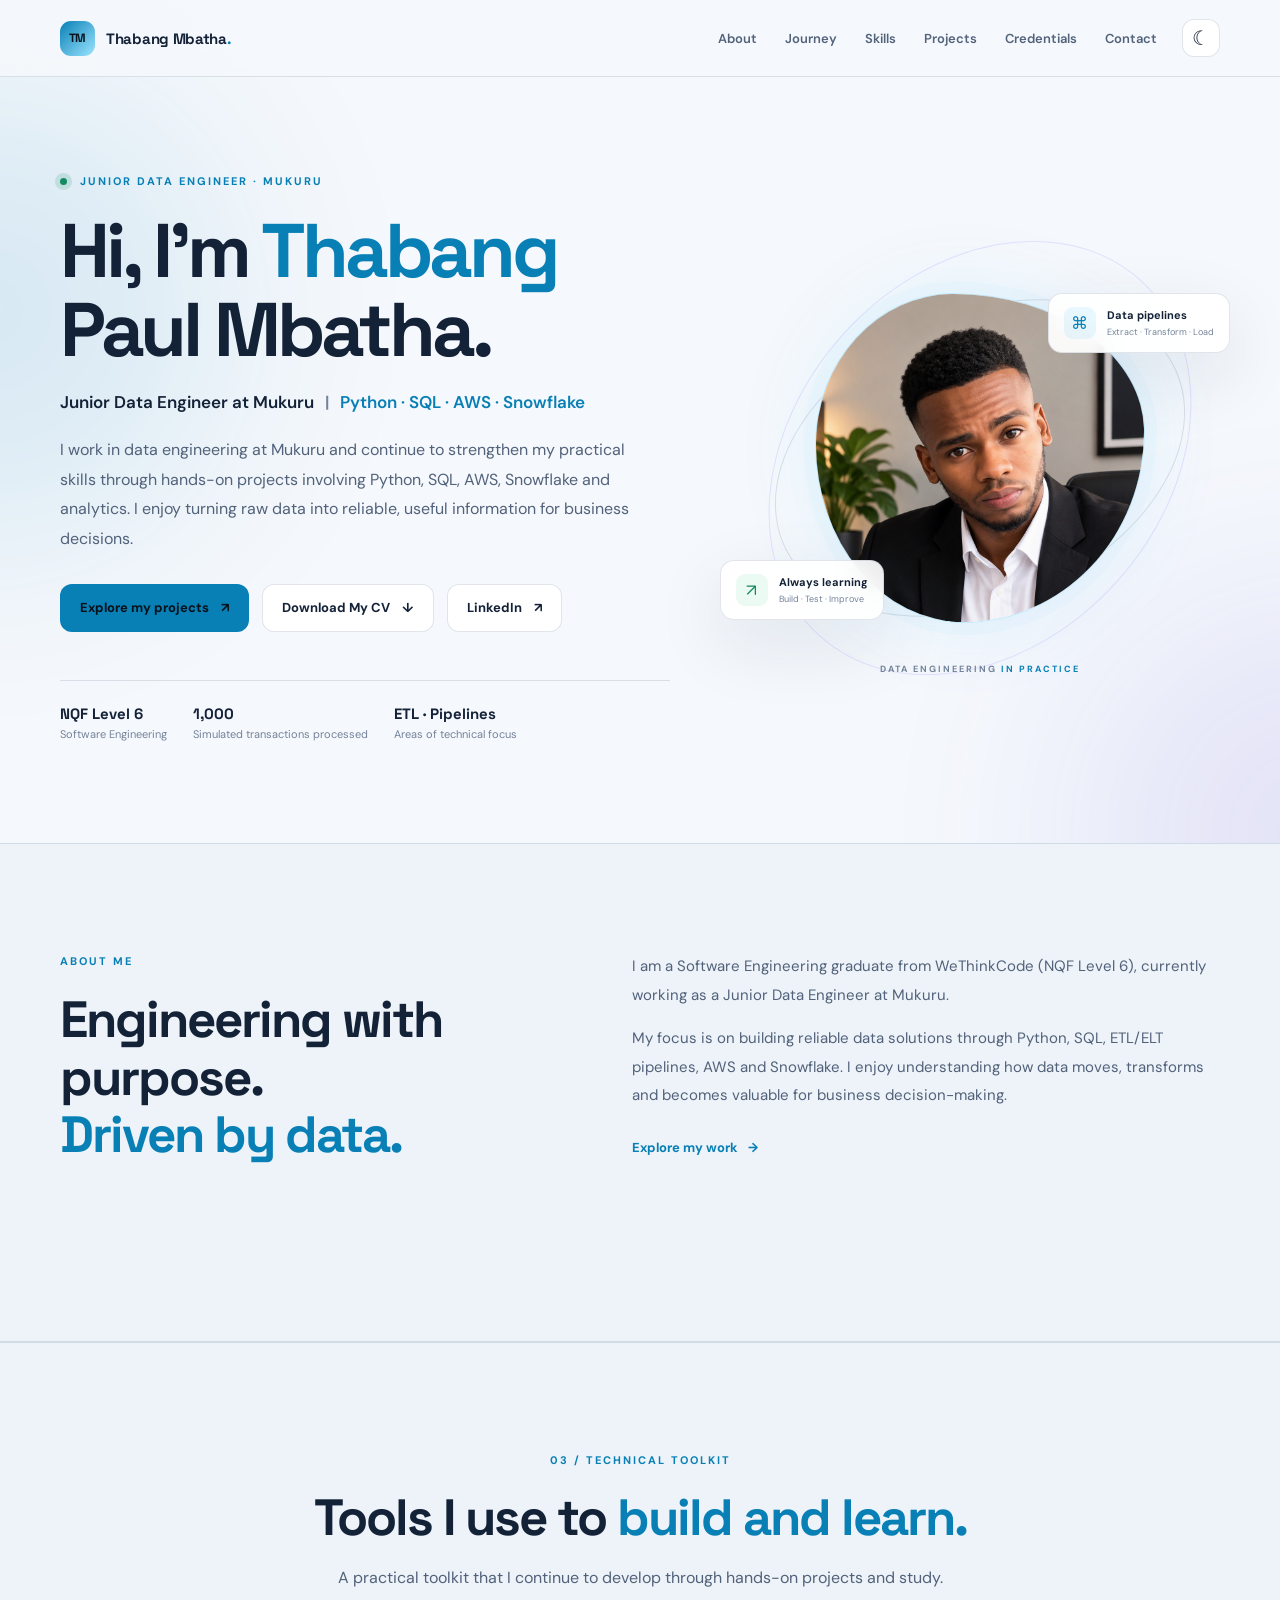
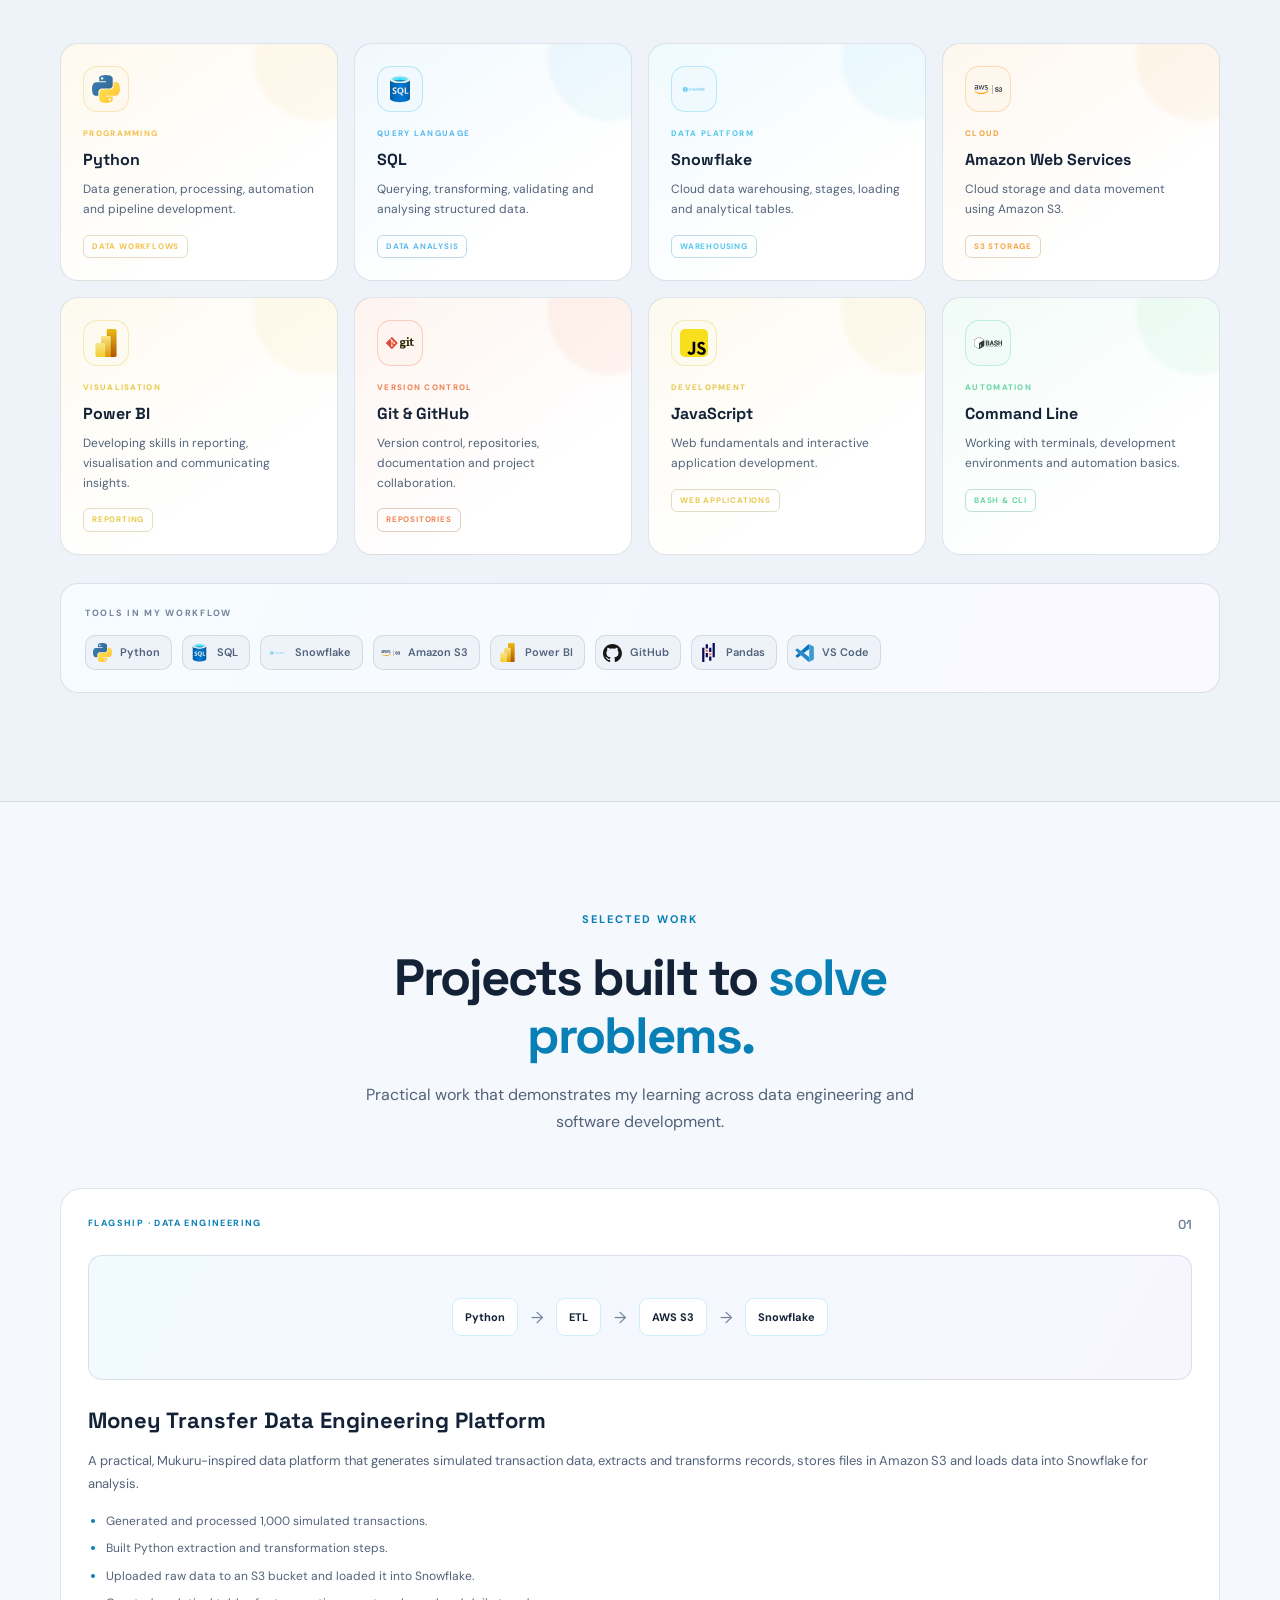
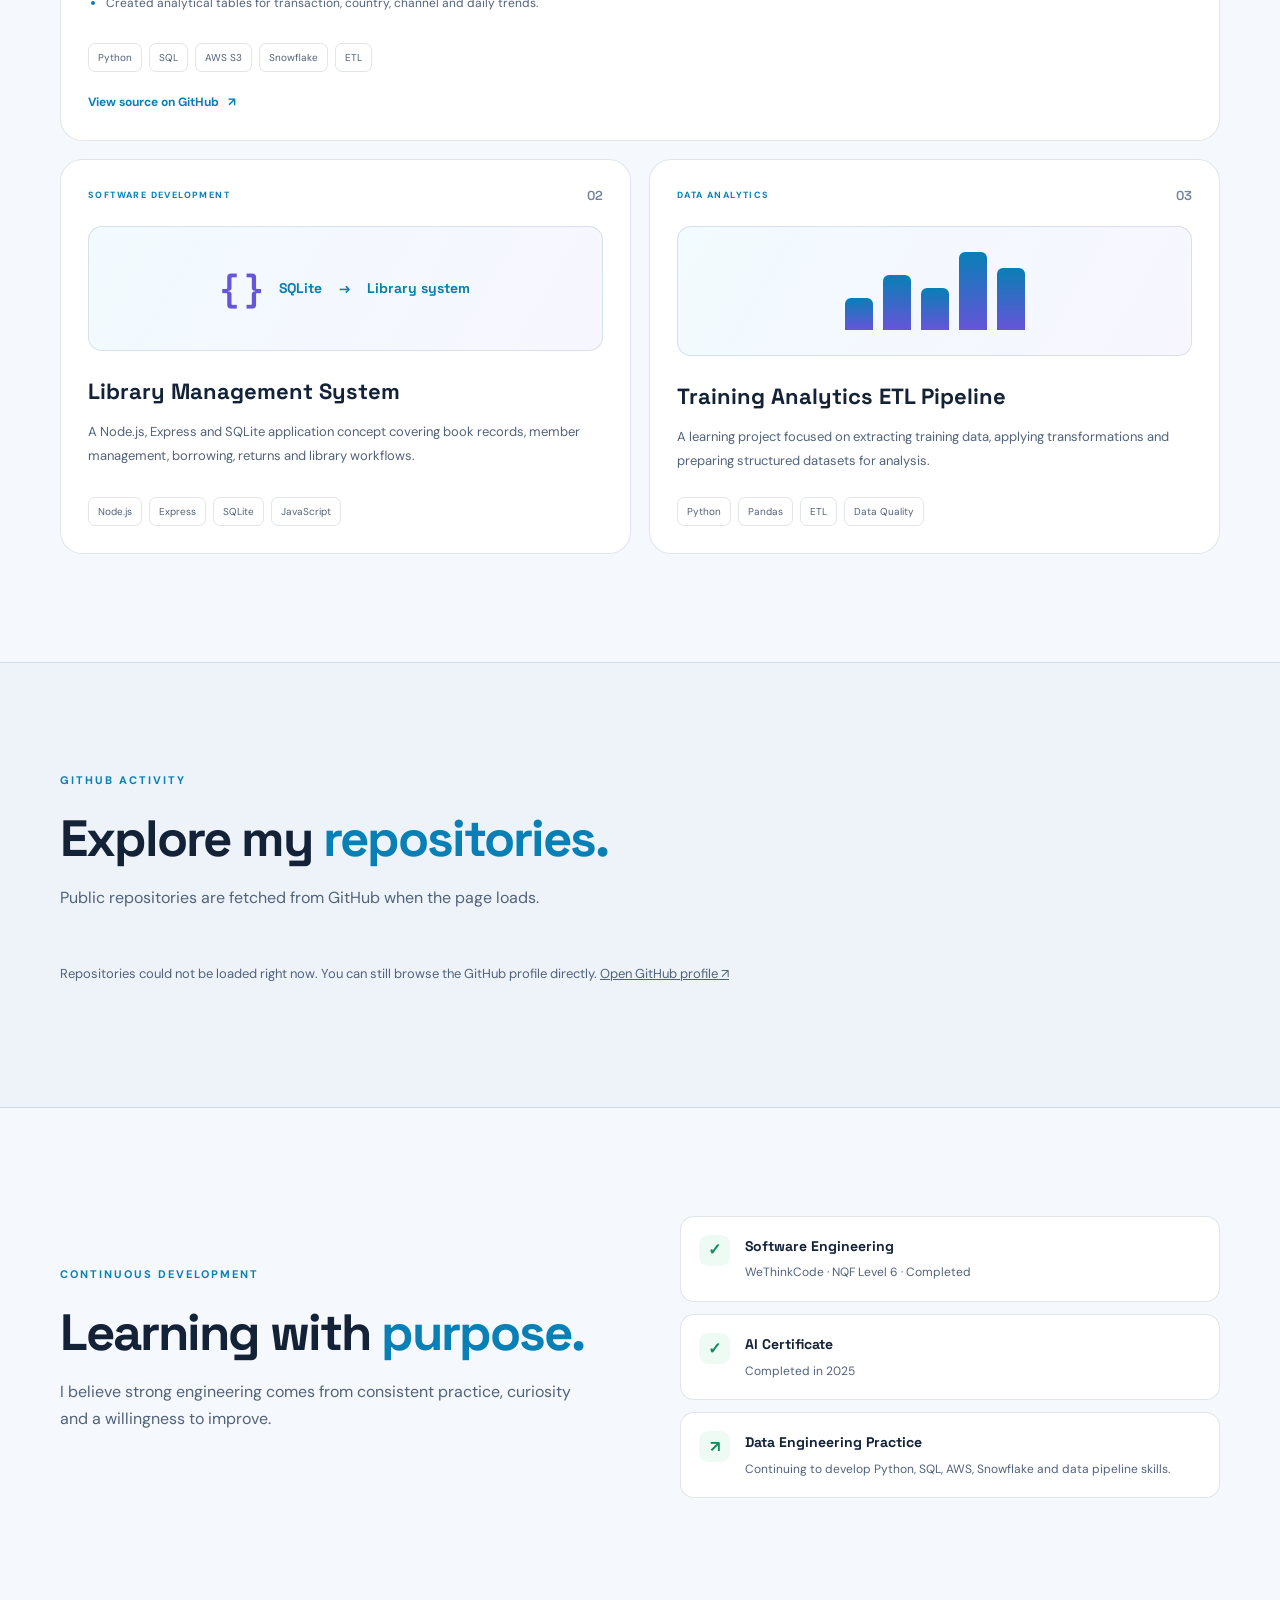
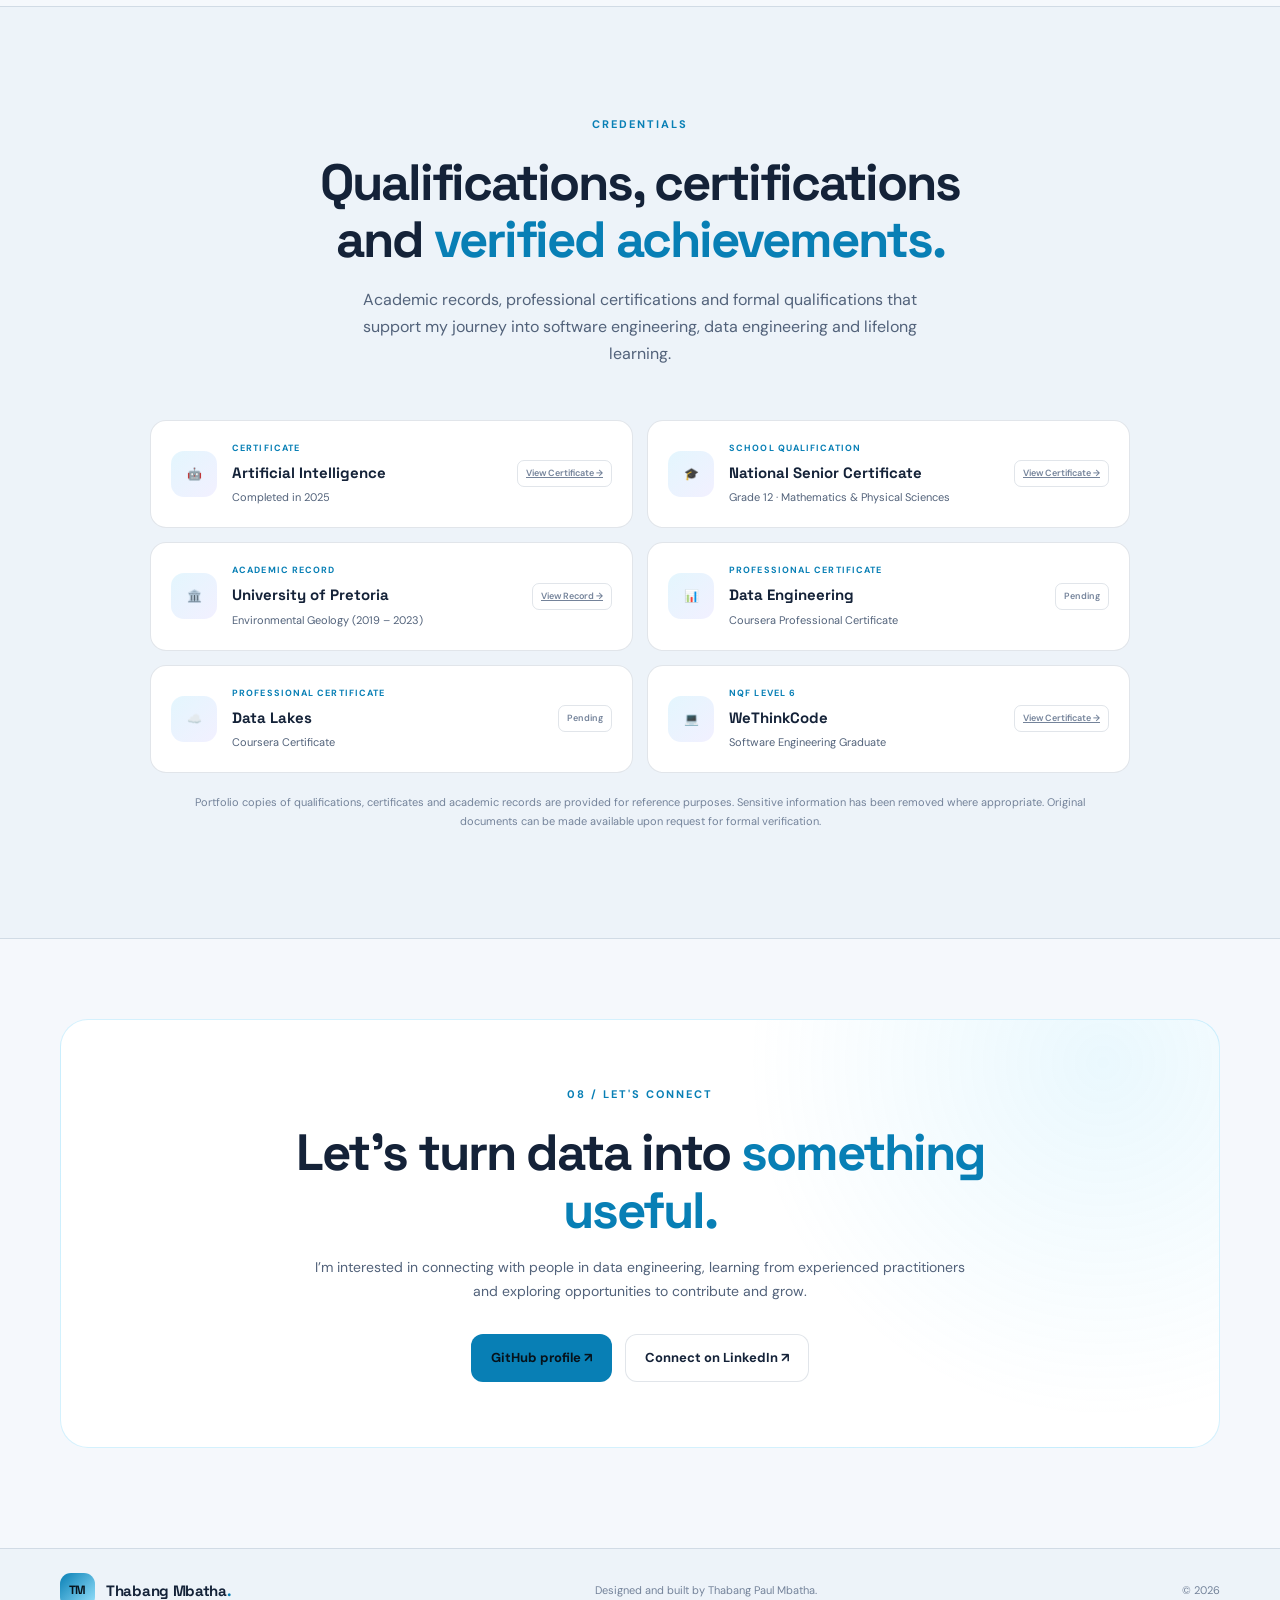
<file: index.html>
<!doctype html>
<html lang="en" data-theme="dark">
<head>
    <meta charset="UTF-8" />
    <meta name="viewport" content="width=device-width, initial-scale=1.0" />

    <meta
        name="description"
        content="Thabang Paul Mbatha is a Junior Data Engineer at Mukuru, focused on Python, SQL, AWS, Snowflake, ETL and practical data platforms."
    />

    <meta name="theme-color" content="#090d18" />

    <title>Thabang Paul Mbatha | Junior Data Engineer at Mukuru</title>

    <!-- Google Fonts -->
    <link rel="preconnect" href="https://fonts.googleapis.com" />
    <link rel="preconnect" href="https://fonts.gstatic.com" crossorigin />

    <link
        href="https://fonts.googleapis.com/css2?family=DM+Sans:wght@400;500;600;700&family=Space+Grotesk:wght@400;500;600;700&display=swap"
        rel="stylesheet"
    />

    <!-- Main Stylesheet -->
    <link
        rel="stylesheet"
        href="./src/styling_main_page.css"
    />

    <!-- Main JavaScript -->
    <script
        src="./src/main_page.js"
        defer
    ></script>

</head>
</html>

  <body>
    <a class="skip-link" href="#main">Skip to content</a>
    <div class="ambient ambient-one" aria-hidden="true"></div>
    <div class="ambient ambient-two" aria-hidden="true"></div>
    <div class="scroll-progress" id="progressBar" aria-hidden="true"></div>

    <header class="site-header">
      <nav class="navbar container" aria-label="Main navigation">
        <a class="brand" href="#home" aria-label="Thabang Mbatha home"
          ><span class="brand-mark" aria-hidden="true">TM</span
          ><span>Thabang Mbatha<span class="brand-dot">.</span></span></a
        >
        <button
          class="menu-toggle"
          id="menuBtn"
          type="button"
          aria-label="Open navigation menu"
          aria-controls="navLinks"
          aria-expanded="false"
        >
          <span></span><span></span><span></span>
        </button>
        <div class="nav-panel" id="navPanel">
          <ul class="nav-links" id="navLinks">
            <li><a href="#about">About</a></li>
            <li><a href="#journey">Journey</a></li>
            <li><a href="#skills">Skills</a></li>
            <li><a href="#projects">Projects</a></li>
            <li><a href="#credentials">Credentials</a></li>
            <li><a href="#contact">Contact</a></li>
          </ul>
          <button
            class="theme-toggle"
            id="themeToggle"
            type="button"
            aria-label="Switch to light mode"
            title="Switch theme"
          >
            ☼
          </button>
        </div>
      </nav>
    </header>

    <main id="main">
      <section class="hero section" id="home">
        <div class="container hero-grid">
          <div class="hero-copy reveal">
            <p class="eyebrow">
              <span class="status-dot"></span> JUNIOR DATA ENGINEER · MUKURU
            </p>
            <h1>Hi, I'm <span>Thabang</span><br />Paul Mbatha.</h1>
            <p class="hero-role">
              Junior Data Engineer at Mukuru <span class="role-divider">|</span>
              <span id="typing">Python · SQL · AWS · Snowflake</span>
            </p>
            <p class="hero-description">
              I work in data engineering at Mukuru and continue to strengthen my
              practical skills through hands-on projects involving Python, SQL,
              AWS, Snowflake and analytics. I enjoy turning raw data into
              reliable, useful information for business decisions.
            </p>
            <div class="hero-actions">
              <a class="button button-primary" href="#projects"
                >Explore my projects <span aria-hidden="true">↗</span></a
              >
              <a
                class="button button-secondary"
                href="./src/assets/Thabang_Mbatha_CV.pdf"
                download
                >Download My CV <span aria-hidden="true">↓</span></a
              >
              <a
                class="button button-secondary"
                href="https://www.linkedin.com/in/thabang-mbatha-805040273/"
                target="_blank"
                rel="noopener noreferrer"
                >LinkedIn <span aria-hidden="true">↗</span></a
              >
            </div>
            <div class="hero-facts" aria-label="Professional highlights">
              <div>
                <strong>NQF Level 6</strong><span>Software Engineering</span>
              </div>
              <div>
                <strong>1,000</strong
                ><span>Simulated transactions processed</span>
              </div>
              <div>
                <strong>ETL · Pipelines</strong
                ><span>Areas of technical focus</span>
              </div>
            </div>
          </div>
          <div
            class="hero-visual reveal"
            aria-label="Portrait of Thabang Paul Mbatha"
          >
            <div class="visual-orbit orbit-one"></div>
            <div class="visual-orbit orbit-two"></div>
            <div class="portrait-frame">
              <img
                src="./src/images/profile.jpg"
                alt="Thabang Paul Mbatha"
                class="portrait"
                onerror="
                  this.style.display = 'none';
                  this.parentElement.classList.add('portrait-fallback');
                "
              /><span class="portrait-initials" aria-hidden="true">TM</span>
            </div>
            <div class="floating-chip chip-top">
              <span class="chip-icon">⌘</span
              ><span
                ><b>Data pipelines</b
                ><small>Extract · Transform · Load</small></span
              >
            </div>
            <div class="floating-chip chip-bottom">
              <span class="chip-icon chip-green">↗</span
              ><span
                ><b>Always learning</b
                ><small>Build · Test · Improve</small></span
              >
            </div>
            <div class="visual-caption">
              DATA ENGINEERING <span>IN PRACTICE</span>
            </div>
          </div>
        </div>
      </section>
<section class="section section-muted" id="about">
  <div class="container two-column">

    <div class="section-heading reveal">
      <p class="eyebrow">ABOUT ME</p>
      <h2>
        Engineering with purpose.<br />
        <span>Driven by data.</span>
      </h2>
    </div>

    <div class="about-copy reveal">
      <p>
        I am a Software Engineering graduate from WeThinkCode
        (NQF Level 6), currently working as a Junior Data Engineer
        at Mukuru.
      </p>

      <p>
        My focus is on building reliable data solutions through
        Python, SQL, ETL/ELT pipelines, AWS and Snowflake. I enjoy
        understanding how data moves, transforms and becomes
        valuable for business decision-making.
      </p>

      <a class="text-link" href="#projects">
        Explore my work <span aria-hidden="true">→</span>
      </a>
    </div>

  </div>
</section>

      <section class="section section-muted" id="skills">
        <div class="container">
          <div class="section-heading centered reveal">
            <p class="eyebrow">03 / TECHNICAL TOOLKIT</p>
            <h2>Tools I use to <span>build and learn.</span></h2>
            <p>
              A practical toolkit that I continue to develop through hands-on
              projects and study.
            </p>
          </div>

          <div class="skills-grid">
            <!-- PYTHON -->
            <article class="skill-card skill-python reveal">
              <img
                class="skill-logo"
                src="./src/images/logos/python.svg"
                alt="Python logo"
                loading="lazy"
              />
              <p class="skill-category">PROGRAMMING</p>
              <h3>Python</h3>
              <p>
                Data generation, processing, automation and pipeline
                development.
              </p>
              <span class="skill-level">DATA WORKFLOWS</span>
            </article>

            <!-- SQL -->
            <article class="skill-card skill-sql reveal">
              <img
                class="skill-logo"
                src="./src/images/logos/azuresqldatabase.svg"
                alt="SQL database logo"
                loading="lazy"
              />
              <p class="skill-category">QUERY LANGUAGE</p>
              <h3>SQL</h3>
              <p>
                Querying, transforming, validating and analysing structured
                data.
              </p>
              <span class="skill-level">DATA ANALYSIS</span>
            </article>

            <!-- SNOWFLAKE -->
            <article class="skill-card skill-snowflake reveal">
              <img
                class="skill-logo"
                src="./src/images/logos/snowflake.svg"
                alt="Snowflake logo"
                loading="lazy"
              />
              <p class="skill-category">DATA PLATFORM</p>
              <h3>Snowflake</h3>
              <p>
                Cloud data warehousing, stages, loading and analytical tables.
              </p>
              <span class="skill-level">WAREHOUSING</span>
            </article>

            <!-- AMAZON WEB SERVICES -->
            <article class="skill-card skill-aws reveal">
              <img
                class="skill-logo"
                src="./src/images/logos/amazon-s3.svg"
                alt="Amazon Web Services logo"
                loading="lazy"
              />
              <p class="skill-category">CLOUD</p>
              <h3>Amazon Web Services</h3>
              <p>Cloud storage and data movement using Amazon S3.</p>
              <span class="skill-level">S3 STORAGE</span>
            </article>

            <!-- POWER BI -->
            <article class="skill-card skill-powerbi reveal">
              <img
                class="skill-logo"
                src="./src/images/logos/powerbi.svg"
                alt="Power BI logo"
                loading="lazy"
              />
              <p class="skill-category">VISUALISATION</p>
              <h3>Power BI</h3>
              <p>
                Developing skills in reporting, visualisation and communicating
                insights.
              </p>
              <span class="skill-level">REPORTING</span>
            </article>

            <!-- GIT AND GITHUB -->
            <article class="skill-card skill-git reveal">
              <img
                class="skill-logo"
                src="./src/images/logos/git.svg"
                alt="Git logo"
                loading="lazy"
              />
              <p class="skill-category">VERSION CONTROL</p>
              <h3>Git &amp; GitHub</h3>
              <p>
                Version control, repositories, documentation and project
                collaboration.
              </p>
              <span class="skill-level">REPOSITORIES</span>
            </article>

            <!-- JAVASCRIPT -->
            <article class="skill-card skill-js reveal">
              <img
                class="skill-logo"
                src="./src/images/logos/javascript.svg"
                alt="JavaScript logo"
                loading="lazy"
              />
              <p class="skill-category">DEVELOPMENT</p>
              <h3>JavaScript</h3>
              <p>Web fundamentals and interactive application development.</p>
              <span class="skill-level">WEB APPLICATIONS</span>
            </article>

            <!-- BASH -->
            <article class="skill-card skill-bash reveal">
              <img
                class="skill-logo"
                src="./src/images/logos/gnubash.svg"
                alt="Bash logo"
                loading="lazy"
              />
              <p class="skill-category">AUTOMATION</p>
              <h3>Command Line</h3>
              <p>
                Working with terminals, development environments and automation
                basics.
              </p>
              <span class="skill-level">BASH &amp; CLI</span>
            </article>
          </div>

          <!-- TOOLS IN MY WORKFLOW -->
          <div class="toolkit-strip reveal" aria-label="Tools and technologies">
            <p class="toolkit-label">TOOLS IN MY WORKFLOW</p>

            <div class="toolkit-items">
              <span>
                <img
                  src="./src/images/logos/python.svg"
                  alt=""
                  loading="lazy"
                />
                Python
              </span>

              <span>
                <img
                  src="./src/images/logos/azuresqldatabase.svg"
                  alt=""
                  loading="lazy"
                />
                SQL
              </span>

              <span>
                <img
                  src="./src/images/logos/snowflake.svg"
                  alt=""
                  loading="lazy"
                />
                Snowflake
              </span>

              <span>
                <img
                  src="./src/images/logos/amazon-s3.svg"
                  alt=""
                  loading="lazy"
                />
                Amazon S3
              </span>

              <span>
                <img
                  src="./src/images/logos/powerbi.svg"
                  alt=""
                  loading="lazy"
                />
                Power BI
              </span>

              <span>
                <img
                  src="./src/images/logos/github.svg"
                  alt=""
                  loading="lazy"
                />
                GitHub
              </span>

              <span>
                <img
                  src="./src/images/logos/pandas.svg"
                  alt=""
                  loading="lazy"
                />
                Pandas
              </span>

              <span>
                <img
                  src="./src/images/logos/visualstudiocode.svg"
                  alt=""
                  loading="lazy"
                />
                VS Code
              </span>
            </div>
          </div>
        </div>
      </section>

      <section class="section" id="projects">
        <div class="container">
          <div class="section-heading centered reveal">
            <p class="eyebrow">SELECTED WORK</p>
            <h2>Projects built to <span>solve problems.</span></h2>
            <p>
              Practical work that demonstrates my learning across data
              engineering and software development.
            </p>
          </div>
          <div class="projects-grid">
            <article class="project-card project-featured reveal">
              <div class="project-topline">
                <span class="project-type">FLAGSHIP · DATA ENGINEERING</span
                ><span class="project-index">01</span>
              </div>
              <div
                class="project-visual pipeline-visual"
                aria-label="Data pipeline architecture illustration"
              >
                <div class="pipeline-node">Python</div>
                <span>→</span>
                <div class="pipeline-node">ETL</div>
                <span>→</span>
                <div class="pipeline-node">AWS S3</div>
                <span>→</span>
                <div class="pipeline-node">Snowflake</div>
              </div>
              <h3>Money Transfer Data Engineering Platform</h3>
              <p>
                A practical, Mukuru-inspired data platform that generates
                simulated transaction data, extracts and transforms records,
                stores files in Amazon S3 and loads data into Snowflake for
                analysis.
              </p>
              <ul class="project-points">
                <li>Generated and processed 1,000 simulated transactions.</li>
                <li>Built Python extraction and transformation steps.</li>
                <li>
                  Uploaded raw data to an S3 bucket and loaded it into
                  Snowflake.
                </li>
                <li>
                  Created analytical tables for transaction, country, channel
                  and daily trends.
                </li>
              </ul>
              <div class="tag-list">
                <span>Python</span><span>SQL</span><span>AWS S3</span
                ><span>Snowflake</span><span>ETL</span>
              </div>
              <a
                class="project-link"
                href="https://github.com/mbathathabangpaul-crypto/mukuru-money-transfer-data-platform"
                target="_blank"
                rel="noopener noreferrer"
                >View source on GitHub <span aria-hidden="true">↗</span></a
              >
            </article>
            <article class="project-card reveal">
              <div class="project-topline">
                <span class="project-type">SOFTWARE DEVELOPMENT</span
                ><span class="project-index">02</span>
              </div>
              <div class="project-visual code-visual">
                <span>{ }</span><span>SQLite</span><span>→</span
                ><span>Library system</span>
              </div>
              <h3>Library Management System</h3>
              <p>
                A Node.js, Express and SQLite application concept covering book
                records, member management, borrowing, returns and library
                workflows.
              </p>
              <div class="tag-list">
                <span>Node.js</span><span>Express</span><span>SQLite</span
                ><span>JavaScript</span>
              </div>
            </article>
            <article class="project-card reveal">
              <div class="project-topline">
                <span class="project-type">DATA ANALYTICS</span
                ><span class="project-index">03</span>
              </div>
              <div class="project-visual analytics-visual">
                <span class="bar bar-one"></span
                ><span class="bar bar-two"></span
                ><span class="bar bar-three"></span
                ><span class="bar bar-four"></span
                ><span class="bar bar-five"></span>
              </div>
              <h3>Training Analytics ETL Pipeline</h3>
              <p>
                A learning project focused on extracting training data, applying
                transformations and preparing structured datasets for analysis.
              </p>
              <div class="tag-list">
                <span>Python</span><span>Pandas</span><span>ETL</span
                ><span>Data Quality</span>
              </div>
            </article>
          </div>
        </div>
      </section>

      <section class="section section-muted" id="repositories">
        <div class="container">
          <div class="section-heading reveal">
            <p class="eyebrow">GITHUB ACTIVITY</p>
            <h2>Explore my <span>repositories.</span></h2>
            <p>
              Public repositories are fetched from GitHub when the page loads.
            </p>
          </div>
          <div class="repo-grid" id="repos" aria-live="polite" aria-busy="true">
            <p class="repo-message">Loading public repositories…</p>
          </div>
        </div>
      </section>

      <section class="section" id="development">
        <div class="container development-grid">
          <div class="section-heading reveal">
            <p class="eyebrow">CONTINUOUS DEVELOPMENT</p>
            <h2>Learning with <span>purpose.</span></h2>
            <p>
              I believe strong engineering comes from consistent practice,
              curiosity and a willingness to improve.
            </p>
          </div>
          <div class="development-list reveal">
            <div class="development-item">
              <span class="development-icon">✓</span>
              <div>
                <h3>Software Engineering</h3>
                <p>WeThinkCode · NQF Level 6 · Completed</p>
              </div>
            </div>
            <div class="development-item">
              <span class="development-icon">✓</span>
              <div>
                <h3>AI Certificate</h3>
                <p>Completed in 2025</p>
              </div>
            </div>
            <div class="development-item">
              <span class="development-icon">↗</span>
              <div>
                <h3>Data Engineering Practice</h3>
                <p>
                  Continuing to develop Python, SQL, AWS, Snowflake and data
                  pipeline skills.
                </p>
              </div>
            </div>
          </div>
        </div>
      </section>

      <section class="section section-muted" id="credentials">
        <div class="container">
          <div class="section-heading centered reveal">
            <p class="eyebrow">CREDENTIALS</p>

            <h2>
              Qualifications, certifications and
              <span>verified achievements.</span>
            </h2>

            <p>
              Academic records, professional certifications and formal
              qualifications that support my journey into software engineering,
              data engineering and lifelong learning.
            </p>
          </div>

          <div class="credentials-grid">
            <article class="credential-card reveal">
              <span class="credential-icon"> 🤖 </span>

              <div>
                <p class="credential-type">CERTIFICATE</p>

                <h3>Artificial Intelligence</h3>

                <p>Completed in 2025</p>
              </div>

              <a
                class="credential-status"
                href="./src/assets/certificates/AI_Certificate.pdf"
                target="_blank"
              >
                View Certificate →
              </a>
            </article>

            <article class="credential-card reveal">
              <span class="credential-icon"> 🎓 </span>

              <div>
                <p class="credential-type">SCHOOL QUALIFICATION</p>

                <h3>National Senior Certificate</h3>

                <p>Grade 12 · Mathematics & Physical Sciences</p>
              </div>

              <a
                class="credential-status"
                href="./src/assets/certificates/Matric_Certificate.pdf"
                target="_blank"
              >
                View Certificate →
              </a>
            </article>

            <article class="credential-card reveal">
              <span class="credential-icon"> 🏛️ </span>

              <div>
                <p class="credential-type">ACADEMIC RECORD</p>

                <h3>University of Pretoria</h3>

                <p>Environmental Geology (2019 – 2023)</p>
              </div>

              <a
                class="credential-status"
                href="./src/assets/certificates/UP_ACAD_RCD 1.pdf"
                target="_blank"
                rel="noopener noreferrer"
                aria-label="Open University of Pretoria Academic Record PDF"
              >
                View Record →
              </a>
            </article>

            <article class="credential-card reveal">
              <span class="credential-icon"> 📊 </span>

              <div>
                <p class="credential-type">PROFESSIONAL CERTIFICATE</p>

                <h3>Data Engineering</h3>

                <p>Coursera Professional Certificate</p>
              </div>

              <span class="credential-status"> Pending </span>
            </article>

            <article class="credential-card reveal">
              <span class="credential-icon"> ☁️ </span>

              <div>
                <p class="credential-type">PROFESSIONAL CERTIFICATE</p>

                <h3>Data Lakes</h3>

                <p>Coursera Certificate</p>
              </div>

              <span class="credential-status"> Pending </span>
            </article>

            <article class="credential-card reveal">
              <span class="credential-icon"> 💻 </span>

              <div>
                <p class="credential-type">NQF LEVEL 6</p>

                <h3>WeThinkCode</h3>

                <p>Software Engineering Graduate</p>
              </div>

              <a
                class="credential-status"
                href="./src/assets/certificates/Software_Engineering_Certificate.pdf"
                target="_blank"
              >
                View Certificate →
              </a>
            </article>
          </div>

          <p class="credentials-note">
            Portfolio copies of qualifications, certificates and academic
            records are provided for reference purposes. Sensitive information
            has been removed where appropriate. Original documents can be made
            available upon request for formal verification.
          </p>
        </div>
      </section>

      <section class="section contact-section" id="contact">
        <div class="container contact-panel reveal">
          <p class="eyebrow">08 / LET'S CONNECT</p>
          <h2>Let's turn data into <span>something useful.</span></h2>
          <p>
            I’m interested in connecting with people in data engineering,
            learning from experienced practitioners and exploring opportunities
            to contribute and grow.
          </p>
          <div class="contact-actions">
            <a
              class="button button-primary"
              href="https://github.com/mbathathabangpaul-crypto"
              target="_blank"
              rel="noopener noreferrer"
              >GitHub profile ↗</a
            ><a
              class="button button-secondary"
              href="https://www.linkedin.com/in/thabang-mbatha-805040273/"
              target="_blank"
              rel="noopener noreferrer"
              >Connect on LinkedIn ↗</a
            >
          </div>
        </div>
      </section>
    </main>

    <footer class="site-footer">
      <div class="container footer-inner">
        <a class="brand" href="#home"
          ><span class="brand-mark" aria-hidden="true">TM</span
          ><span>Thabang Mbatha<span class="brand-dot">.</span></span></a
        >
        <p>Designed and built by Thabang Paul Mbatha.</p>
        <p>© <span id="currentYear"></span></p>
      </div>
    </footer>
  </body>
</html>
</file>
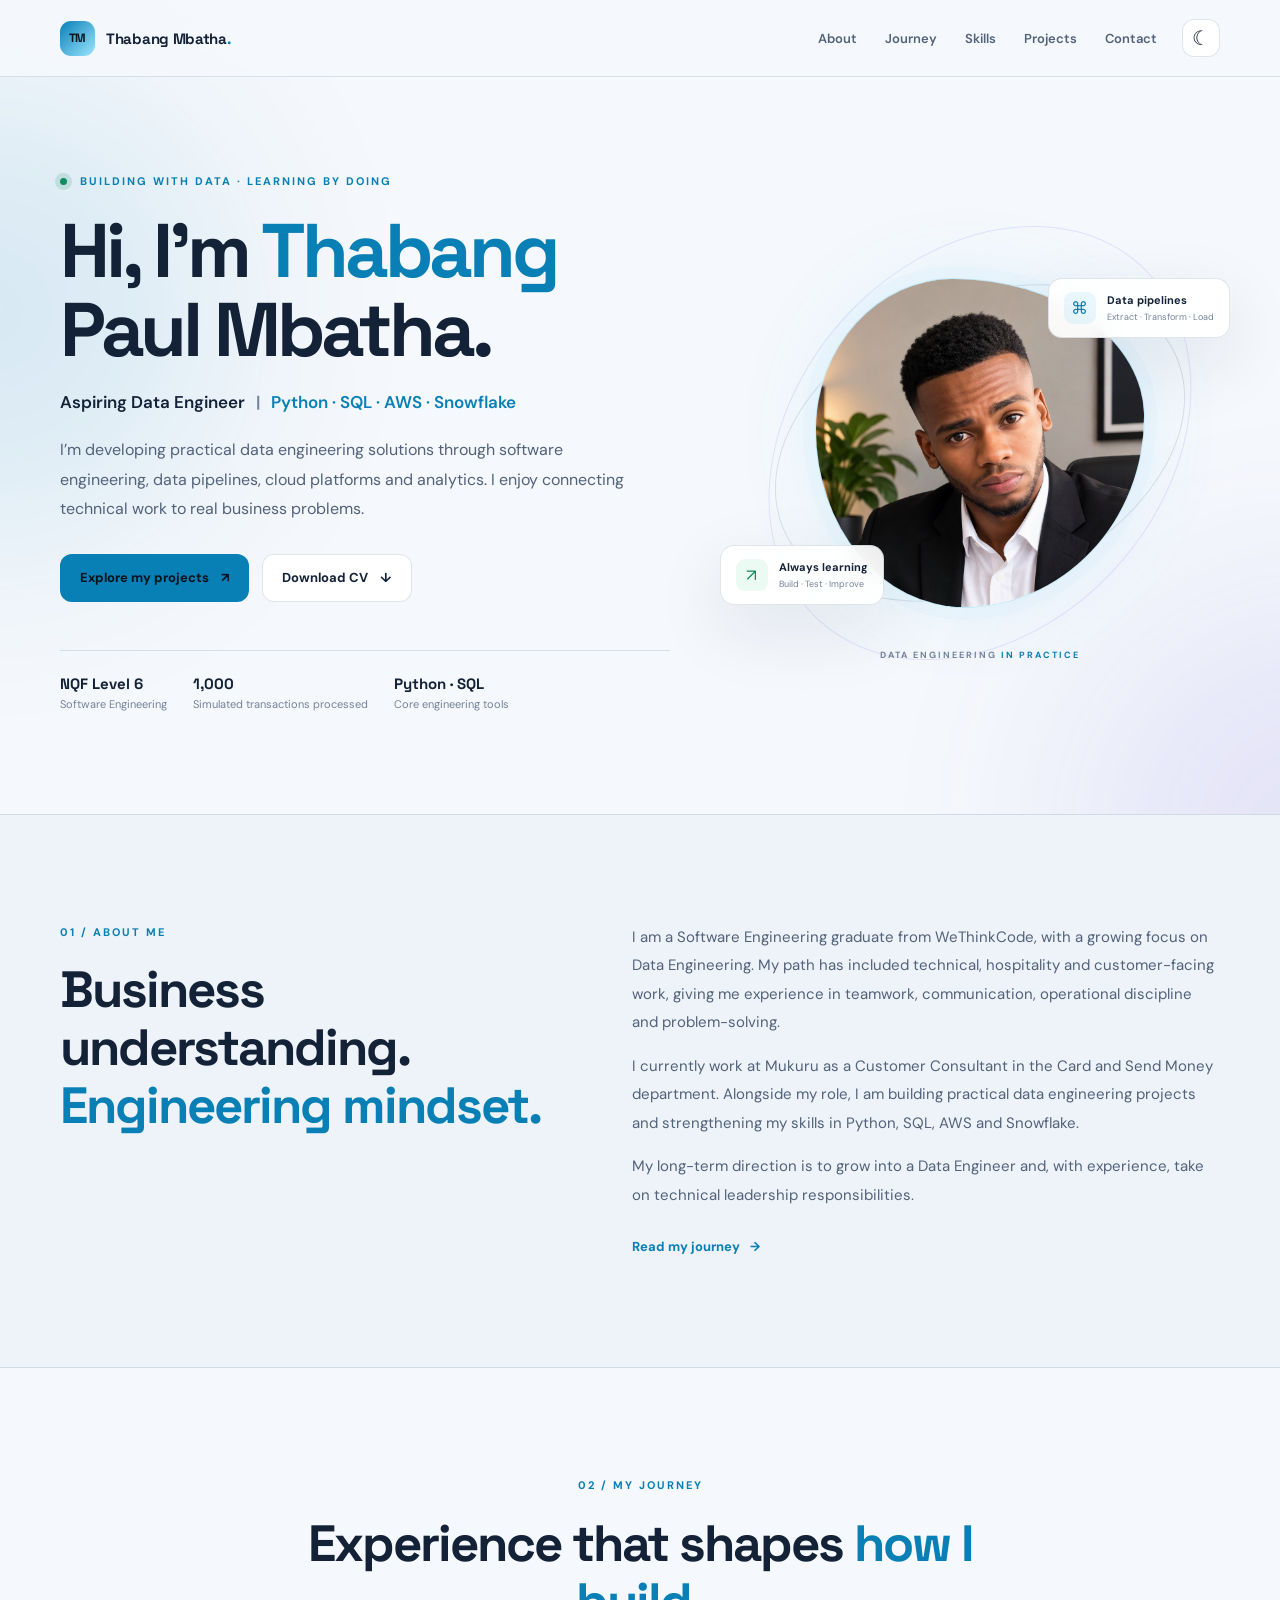
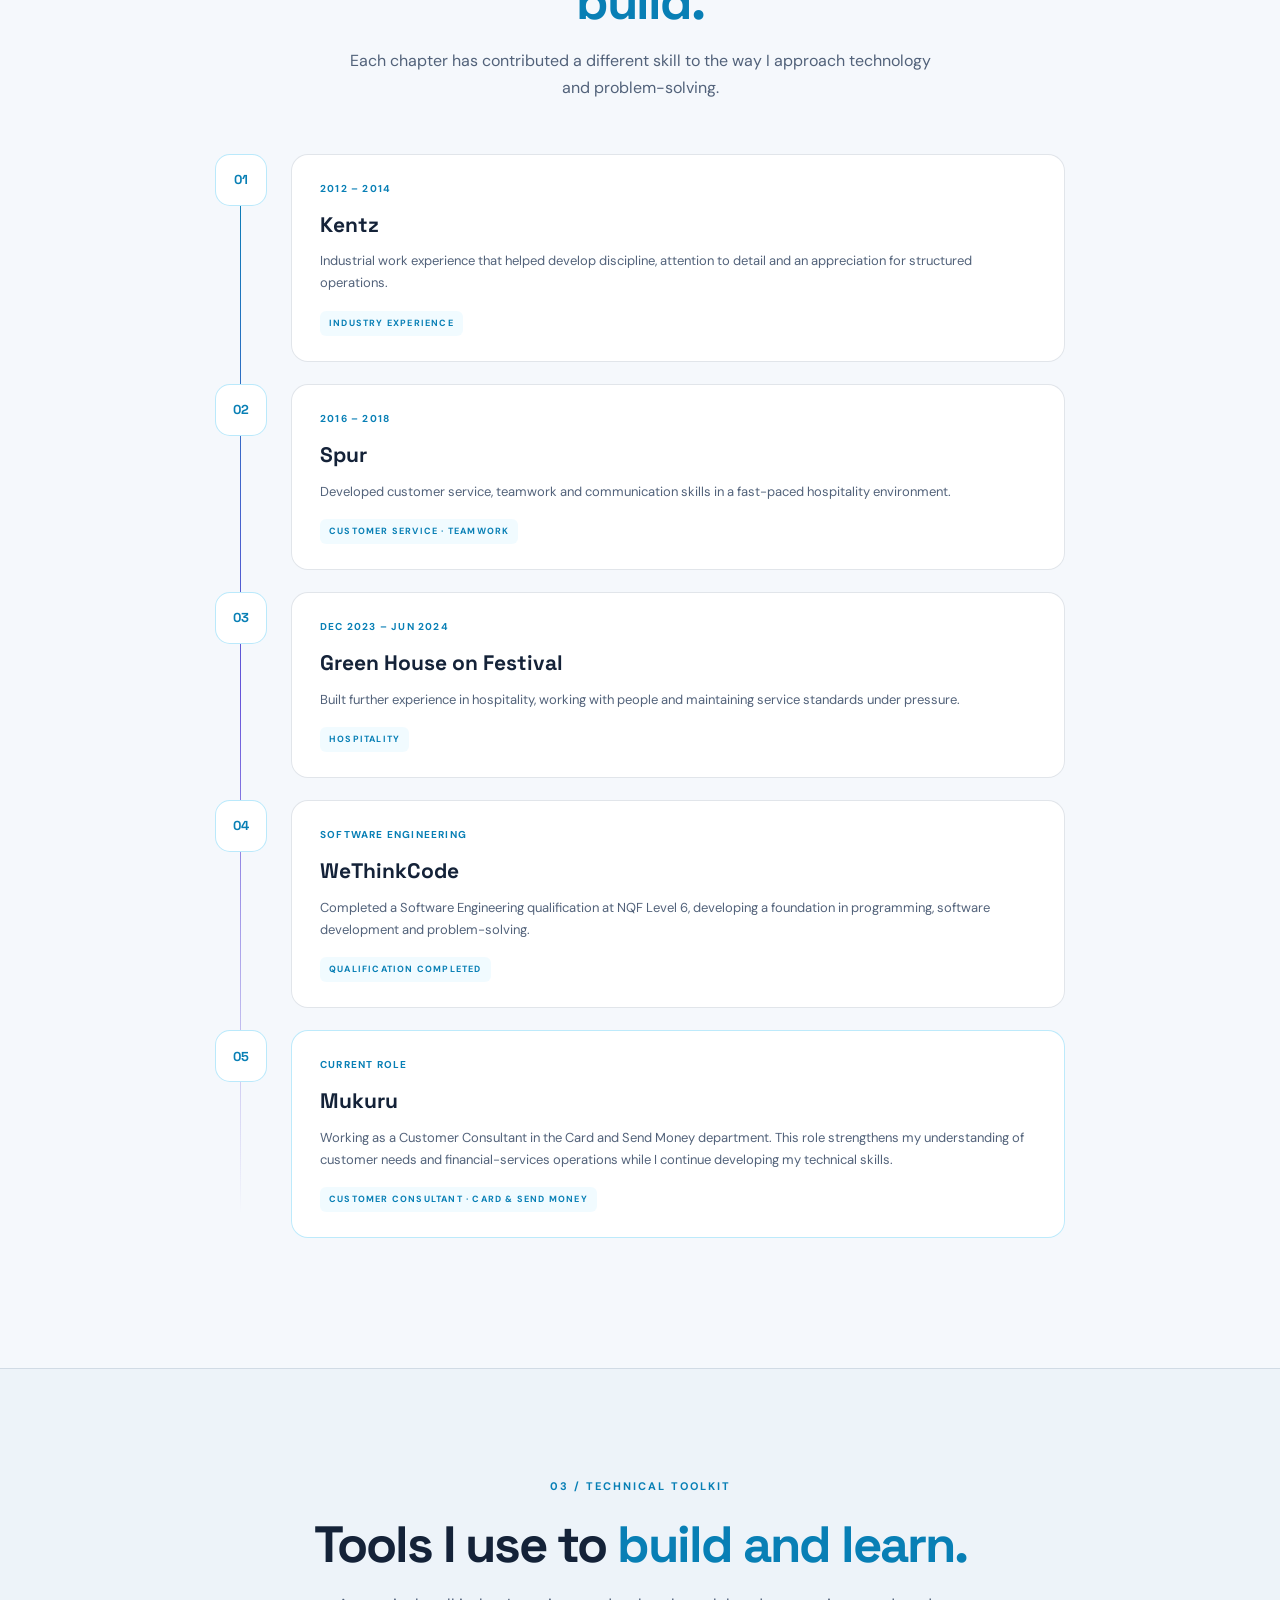
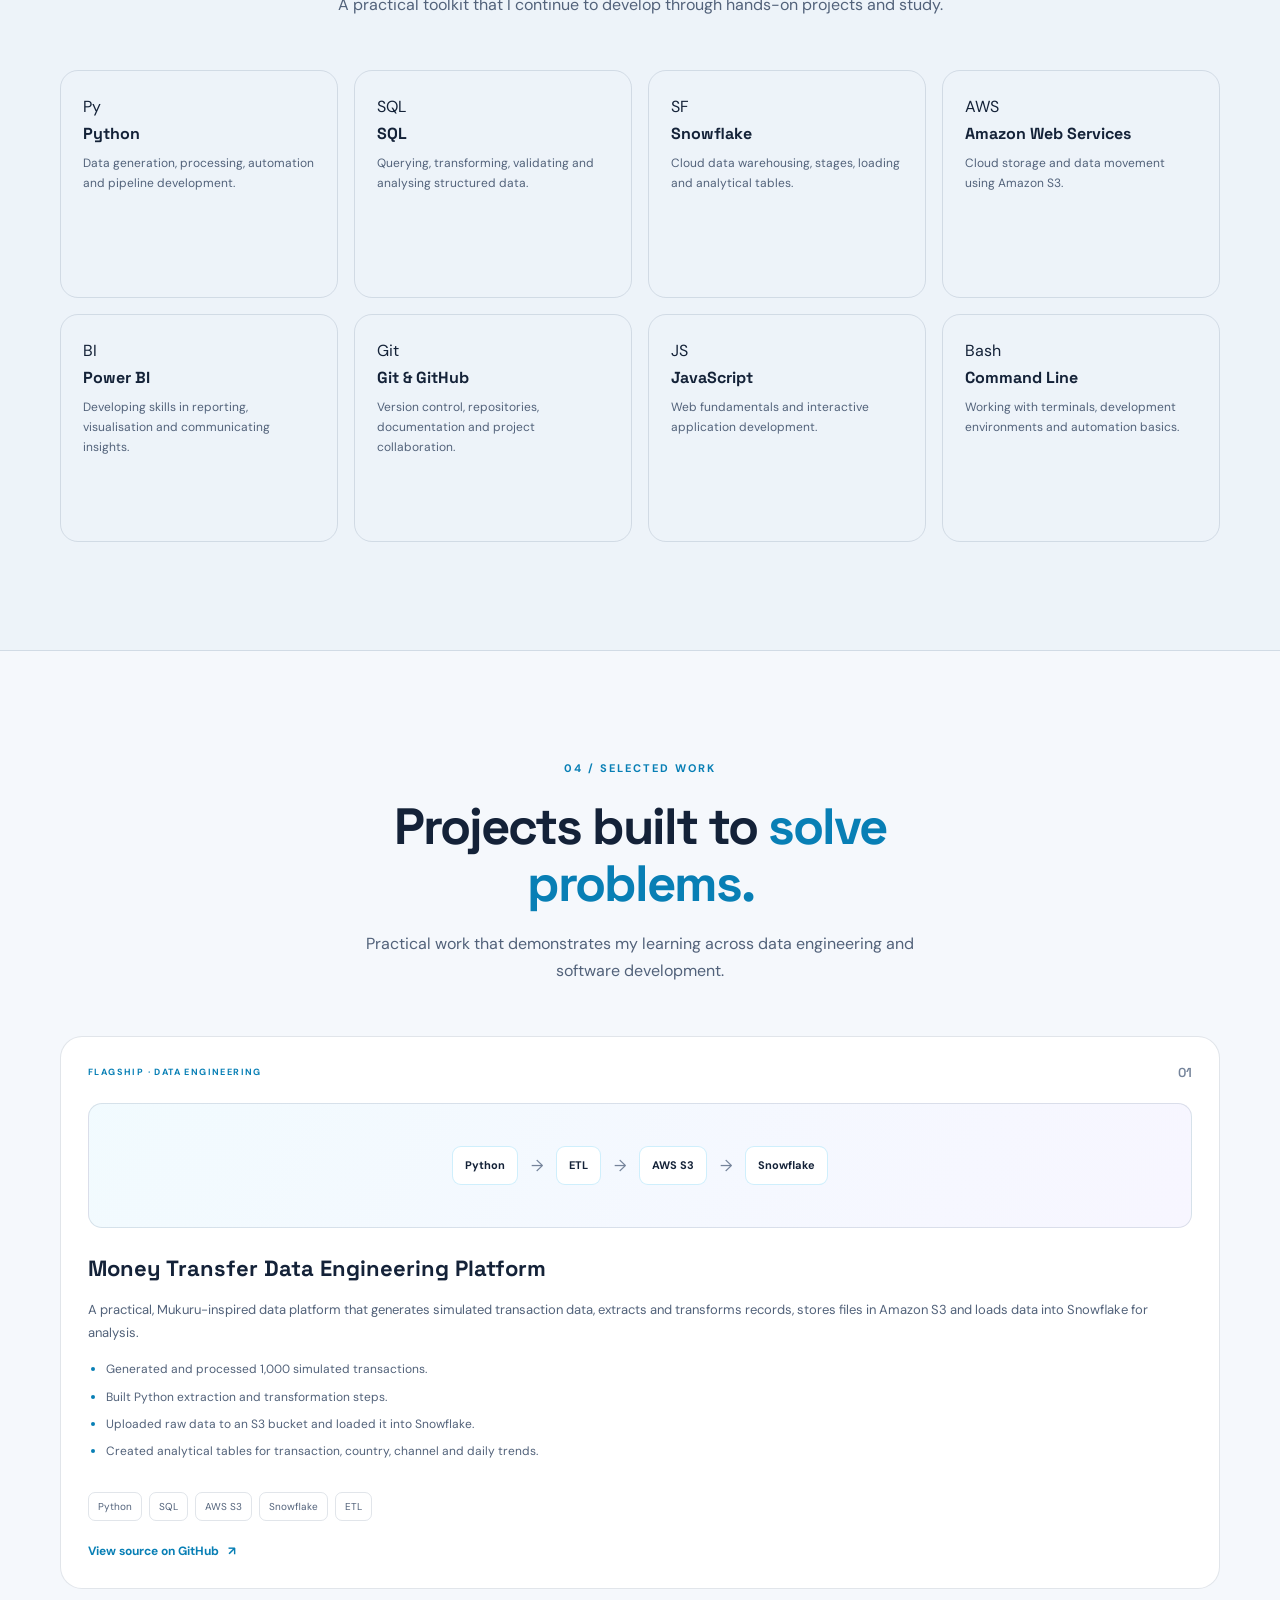
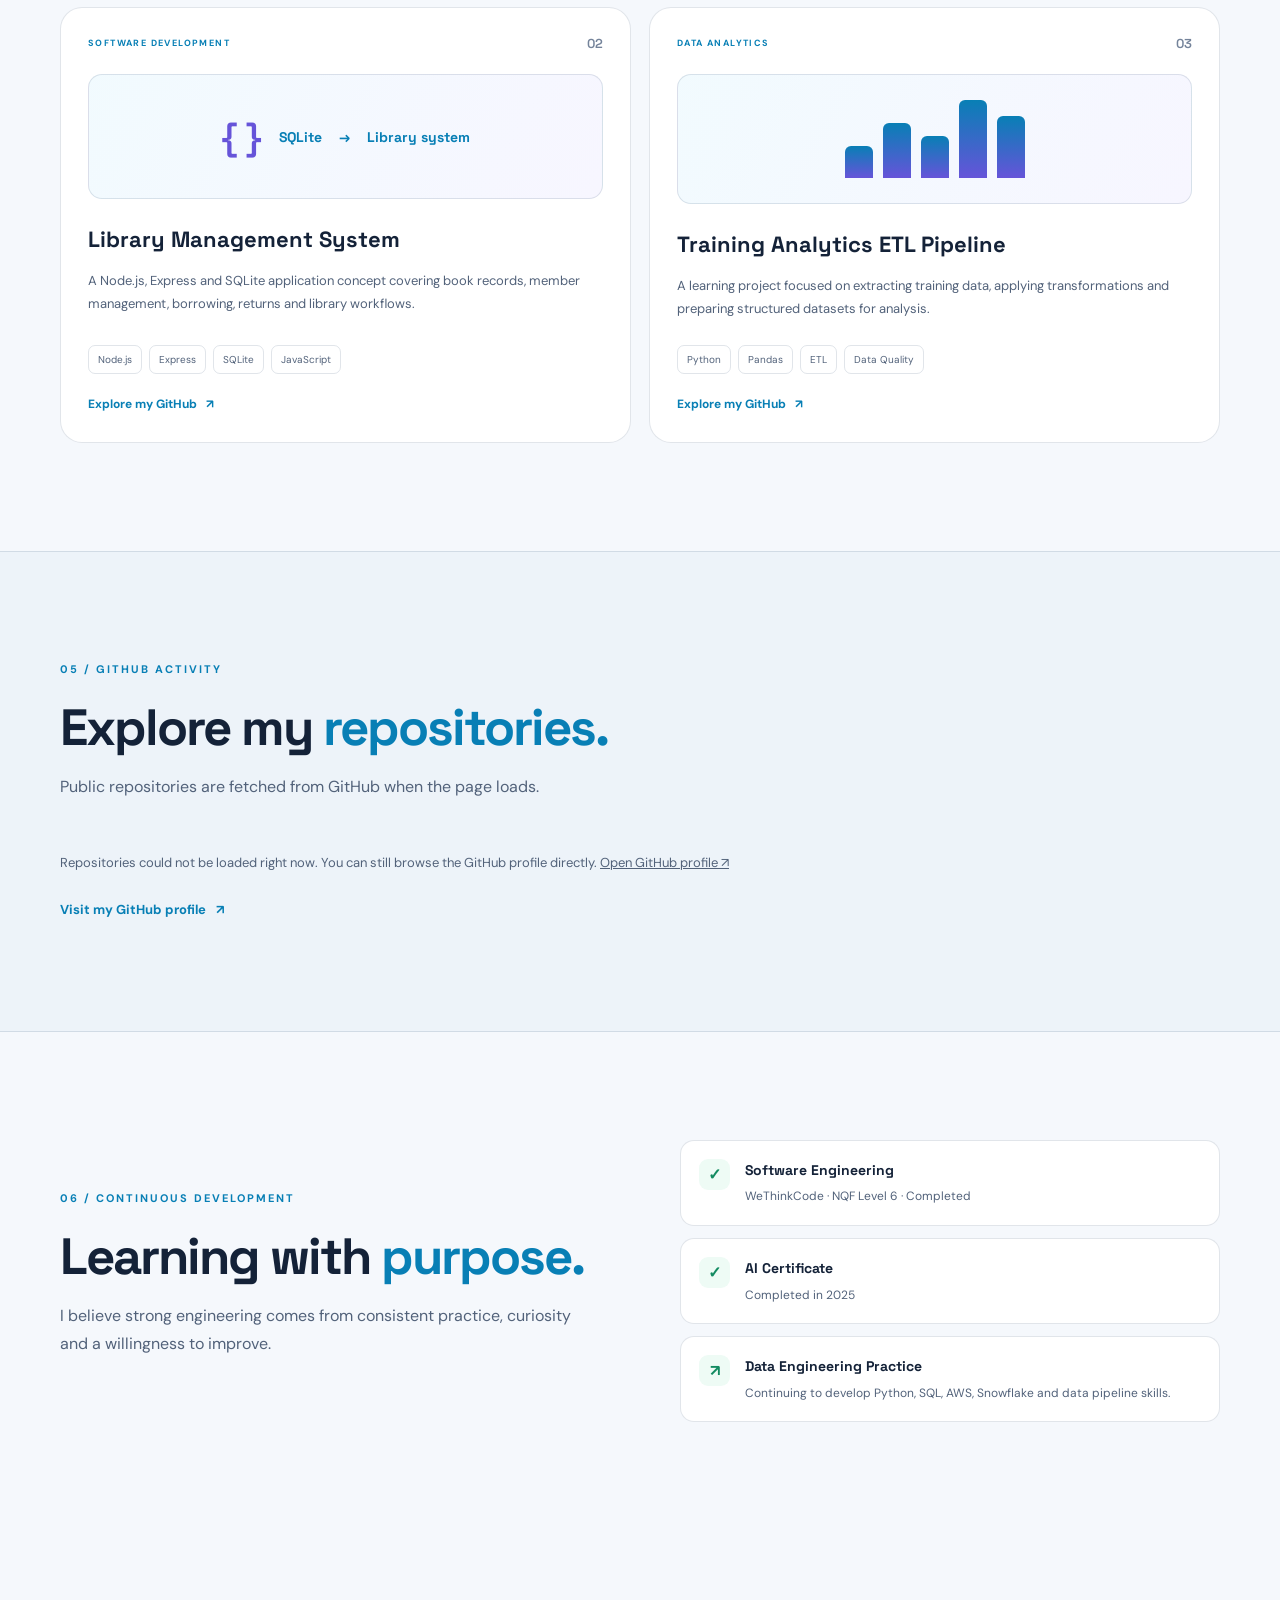
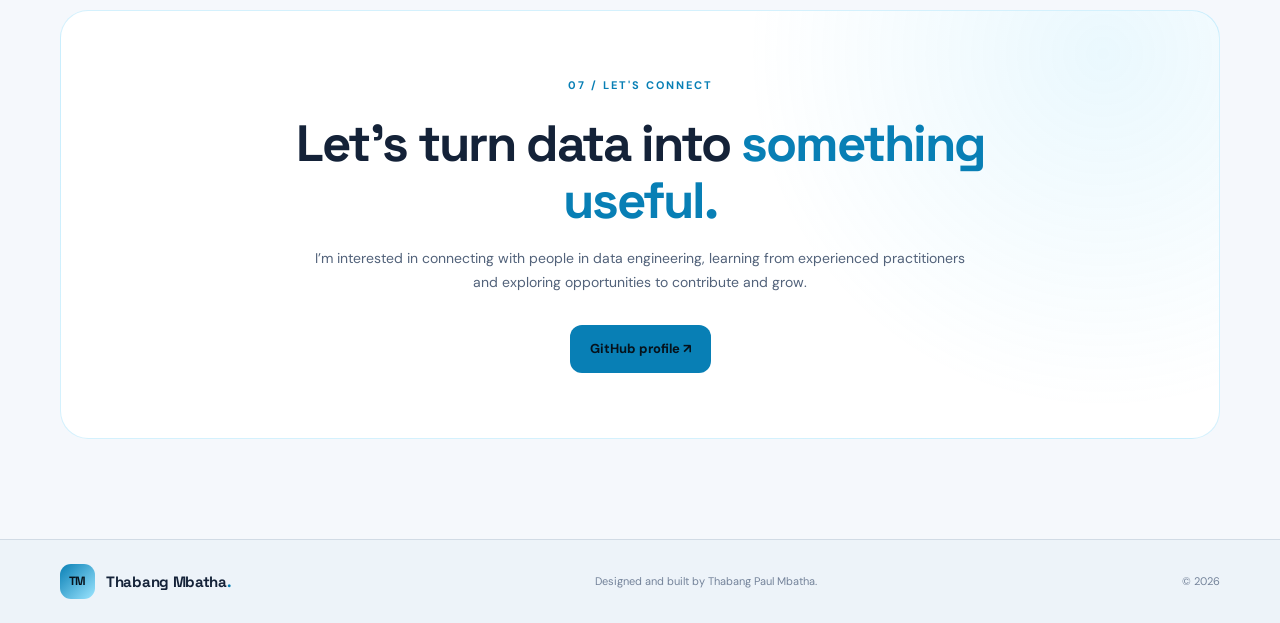
<file: src/index.html>
<!-- 
     THABANG PAUL MBATHA PORTFOLIO

     Main portfolio application.

     Purpose:
     - Introduce professional profile
     - Showcase technical projects
     - Highlight skills and experience
     - Display GitHub activity
     - Provide contact information

     Structure:

     01. Document Setup
     02. Accessibility Helpers
     03. Navigation
     04. Hero Section
     05. About Section
     06. Career Journey
     07. Technical Skills
     08. Project Showcase
     09. GitHub Repositories
     10. Continuous Development
     11. Contact
     12. Footer

-->

<!doctype html>
<html lang="en" data-theme="dark">
  <!-- 
     DOCUMENT HEAD

     Contains:

     - SEO metadata
     - Theme configuration
     - Typography
     - Stylesheets
     - JavaScript

     External Resources:

     - Google Fonts
     - Portfolio stylesheet
     - Application JavaScript

-->
  <head>
    <meta charset="UTF-8" />
    <meta name="viewport" content="width=device-width, initial-scale=1.0" />
    <meta
      name="description"
      content="Portfolio of Thabang Paul Mbatha, an aspiring Data Engineer focused on Python, SQL, AWS, Snowflake and practical data platforms."
    />
    <meta name="theme-color" content="#090d18" />
    <title>Thabang Paul Mbatha | Aspiring Data Engineer</title>
    <link rel="preconnect" href="https://fonts.googleapis.com" />
    <link rel="preconnect" href="https://fonts.gstatic.com" crossorigin />
    <link
      href="https://fonts.googleapis.com/css2?family=DM+Sans:wght@400;500;600;700&family=Space+Grotesk:wght@400;500;600;700&display=swap"
      rel="stylesheet"
    />
    <link rel="stylesheet" href="/src/styling_main_page.css" />
    <script src="/src/main_page.js" defer></script>
  </head>
  <body>
    <a class="skip-link" href="#main">Skip to content</a>
    <div class="ambient ambient-one" aria-hidden="true"></div>
    <div class="ambient ambient-two" aria-hidden="true"></div>
    <div class="scroll-progress" id="progressBar" aria-hidden="true"></div>

    <!-- 
     PAGE FOUNDATION

     Global UI elements available throughout the site:

     - Accessibility skip link
     - Ambient background effects
     - Reading progress indicator

 -->

    <header class="site-header">
      <nav class="navbar container" aria-label="Main navigation">
        <a class="brand" href="#home" aria-label="Thabang Mbatha home"
          ><span class="brand-mark">TM</span
          ><span>Thabang Mbatha<span class="brand-dot">.</span></span></a
        >
        <button
          class="menu-toggle"
          id="menuBtn"
          type="button"
          aria-label="Open navigation menu"
          aria-controls="navLinks"
          aria-expanded="false"
        >
          <span></span><span></span><span></span>
        </button>
        <div class="nav-panel" id="navPanel">
          <ul class="nav-links" id="navLinks">
            <li><a href="#about">About</a></li>
            <li><a href="#journey">Journey</a></li>
            <li><a href="#skills">Skills</a></li>
            <li><a href="#projects">Projects</a></li>
            <li><a href="#contact">Contact</a></li>
          </ul>
          <button
            class="theme-toggle"
            id="themeToggle"
            type="button"
            aria-label="Switch to light mode"
            title="Switch theme"
          >
            ☼
          </button>
        </div>
      </nav>
    </header>

    <!-- 
     SITE HEADER & NAVIGATION

     Primary navigation system.

     Features:

     - Personal branding
     - Section navigation
     - Theme switcher
     - Mobile navigation menu

     Remains visible while scrolling for easier navigation.

 -->

    <main id="main">
      <!-- 
     MAIN CONTENT

     All core portfolio content lives inside the main
     element to improve accessibility and document
     structure.

-->

      <section class="hero section" id="home">
        <div class="container hero-grid">
          <!-- 
     HERO SECTION

     First impression of the portfolio.

     Introduces:

     - Name
     - Career direction
     - Professional interests
     - Technical focus areas
     - Primary call-to-actions

     Goal:

     Quickly communicate who I am and what I am
     working toward as an aspiring Data Engineer.

 -->
          <div class="hero-copy reveal">
            <p class="eyebrow">
              <span class="status-dot"></span> BUILDING WITH DATA · LEARNING BY
              DOING
            </p>
            <h1>Hi, I'm <span>Thabang</span><br />Paul Mbatha.</h1>
            <p class="hero-role">
              Aspiring Data Engineer <span class="role-divider">|</span>
              <span id="typing">Python · SQL · AWS · Snowflake</span>
            </p>
            <p class="hero-description">
              I’m developing practical data engineering solutions through
              software engineering, data pipelines, cloud platforms and
              analytics. I enjoy connecting technical work to real business
              problems.
            </p>
            <div class="hero-actions">
              <a class="button button-primary" href="#projects"
                >Explore my projects <span aria-hidden="true">↗</span></a
              >
              <a
                class="button button-secondary"
                href="assets/Thabang_Mbatha_CV.pdf"
                download
                >Download CV <span aria-hidden="true">↓</span></a
              >
            </div>
            <div class="hero-facts" aria-label="Professional highlights">
              <div>
                <strong>NQF Level 6</strong><span>Software Engineering</span>
              </div>
              <div>
                <strong>1,000</strong
                ><span>Simulated transactions processed</span>
              </div>
              <div>
                <strong>Python · SQL</strong><span>Core engineering tools</span>
              </div>
            </div>
          </div>

          <!-- Personal introduction, professional summary,
     action buttons and career highlights -->

          <div
            class="hero-visual reveal"
            aria-label="Portrait of Thabang Paul Mbatha"
          >
            <div class="visual-orbit orbit-one"></div>
            <div class="visual-orbit orbit-two"></div>
            <div class="portrait-frame">
              <img
                src="/src/images/thabang.jpg"
                alt="Thabang Paul Mbatha"
                class="portrait"
                onerror="
                  this.style.display = 'none';
                  this.parentElement.classList.add('portrait-fallback');
                "
              /><span class="portrait-initials" aria-hidden="true">TM</span>
            </div>
            <div class="floating-chip chip-top">
              <span class="chip-icon">⌘</span
              ><span
                ><b>Data pipelines</b
                ><small>Extract · Transform · Load</small></span
              >
            </div>
            <div class="floating-chip chip-bottom">
              <span class="chip-icon chip-green">↗</span
              ><span
                ><b>Always learning</b
                ><small>Build · Test · Improve</small></span
              >
            </div>
            <div class="visual-caption">
              DATA ENGINEERING <span>IN PRACTICE</span>
            </div>
          </div>
        </div>
      </section>

      <!-- Profile image and supporting visual elements.

     Designed to create a modern engineering-focused
     first impression through orbit effects and
     floating technology cards.
-->

      <section class="section section-muted" id="about">
        <div class="container two-column">
          <div class="section-heading reveal">
            <p class="eyebrow">01 / ABOUT ME</p>
            <h2>
              Business understanding.<br /><span>Engineering mindset.</span>
            </h2>
          </div>
          <div class="about-copy reveal">
            <p>
              I am a Software Engineering graduate from WeThinkCode, with a
              growing focus on Data Engineering. My path has included technical,
              hospitality and customer-facing work, giving me experience in
              teamwork, communication, operational discipline and
              problem-solving.
            </p>
            <p>
              I currently work at Mukuru as a Customer Consultant in the Card
              and Send Money department. Alongside my role, I am building
              practical data engineering projects and strengthening my skills in
              Python, SQL, AWS and Snowflake.
            </p>
            <p>
              My long-term direction is to grow into a Data Engineer and, with
              experience, take on technical leadership responsibilities.
            </p>
            <a class="text-link" href="#journey"
              >Read my journey <span aria-hidden="true">→</span></a
            >
          </div>
        </div>
      </section>

      <!-- 
     ABOUT SECTION

     Background overview.

     Covers:

     - Professional experience
     - Current role
     - Technical direction
     - Career aspirations

-->

      <section class="section" id="journey">
        <div class="container">
          <div class="section-heading centered reveal">
            <p class="eyebrow">02 / MY JOURNEY</p>
            <h2>Experience that shapes <span>how I build.</span></h2>
            <p>
              Each chapter has contributed a different skill to the way I
              approach technology and problem-solving.
            </p>
          </div>

          <!--
     CAREER JOURNEY

     Timeline showing key personal and professional
     milestones.

     The purpose is to demonstrate how experiences
     from different industries contributed to my
     development as an engineer.

 -->

          <div class="timeline">
            <article class="timeline-item reveal">
              <div class="timeline-marker">01</div>
              <div class="timeline-card">
                <p class="timeline-date">2012 – 2014</p>
                <h3>Kentz</h3>
                <p>
                  Industrial work experience that helped develop discipline,
                  attention to detail and an appreciation for structured
                  operations.
                </p>
                <span class="timeline-tag">INDUSTRY EXPERIENCE</span>
              </div>
            </article>
            <article class="timeline-item reveal">
              <div class="timeline-marker">02</div>
              <div class="timeline-card">
                <p class="timeline-date">2016 – 2018</p>
                <h3>Spur</h3>
                <p>
                  Developed customer service, teamwork and communication skills
                  in a fast-paced hospitality environment.
                </p>
                <span class="timeline-tag">CUSTOMER SERVICE · TEAMWORK</span>
              </div>
            </article>
            <article class="timeline-item reveal">
              <div class="timeline-marker">03</div>
              <div class="timeline-card">
                <p class="timeline-date">DEC 2023 – JUN 2024</p>
                <h3>Green House on Festival</h3>
                <p>
                  Built further experience in hospitality, working with people
                  and maintaining service standards under pressure.
                </p>
                <span class="timeline-tag">HOSPITALITY</span>
              </div>
            </article>
            <article class="timeline-item reveal">
              <div class="timeline-marker">04</div>
              <div class="timeline-card">
                <p class="timeline-date">SOFTWARE ENGINEERING</p>
                <h3>WeThinkCode</h3>
                <p>
                  Completed a Software Engineering qualification at NQF Level 6,
                  developing a foundation in programming, software development
                  and problem-solving.
                </p>
                <span class="timeline-tag">QUALIFICATION COMPLETED</span>
              </div>
            </article>
            <article class="timeline-item timeline-current reveal">
              <div class="timeline-marker">05</div>
              <div class="timeline-card">
                <p class="timeline-date">CURRENT ROLE</p>
                <h3>Mukuru</h3>
                <p>
                  Working as a Customer Consultant in the Card and Send Money
                  department. This role strengthens my understanding of customer
                  needs and financial-services operations while I continue
                  developing my technical skills.
                </p>
                <span class="timeline-tag"
                  >CUSTOMER CONSULTANT · CARD & SEND MONEY</span
                >
              </div>
            </article>
          </div>
        </div>
      </section>

      <!-- Chronological career timeline -->

      <section class="section section-muted" id="skills">
        <div class="container">
          <div class="section-heading centered reveal">
            <p class="eyebrow">03 / TECHNICAL TOOLKIT</p>
            <h2>Tools I use to <span>build and learn.</span></h2>
            <p>
              A practical toolkit that I continue to develop through hands-on
              projects and study.
            </p>
          </div>

          <!-- 
     TECHNICAL TOOLKIT

     Overview of technologies, platforms and tools
     currently used in projects and learning.

     Technologies include:

     - Programming
     - Cloud services
     - Databases
     - Analytics tools
     - Development workflows

-->

          <div class="skills-grid">
            <article class="skill-card reveal">
              <span class="skill-symbol">Py</span>
              <h3>Python</h3>
              <p>
                Data generation, processing, automation and pipeline
                development.
              </p>
            </article>
            <article class="skill-card reveal">
              <span class="skill-symbol">SQL</span>
              <h3>SQL</h3>
              <p>
                Querying, transforming, validating and analysing structured
                data.
              </p>
            </article>
            <article class="skill-card reveal">
              <span class="skill-symbol">SF</span>
              <h3>Snowflake</h3>
              <p>
                Cloud data warehousing, stages, loading and analytical tables.
              </p>
            </article>
            <article class="skill-card reveal">
              <span class="skill-symbol">AWS</span>
              <h3>Amazon Web Services</h3>
              <p>Cloud storage and data movement using Amazon S3.</p>
            </article>
            <article class="skill-card reveal">
              <span class="skill-symbol">BI</span>
              <h3>Power BI</h3>
              <p>
                Developing skills in reporting, visualisation and communicating
                insights.
              </p>
            </article>
            <article class="skill-card reveal">
              <span class="skill-symbol">Git</span>
              <h3>Git & GitHub</h3>
              <p>
                Version control, repositories, documentation and project
                collaboration.
              </p>
            </article>
            <article class="skill-card reveal">
              <span class="skill-symbol">JS</span>
              <h3>JavaScript</h3>
              <p>Web fundamentals and interactive application development.</p>
            </article>
            <article class="skill-card reveal">
              <span class="skill-symbol">Bash</span>
              <h3>Command Line</h3>
              <p>
                Working with terminals, development environments and automation
                basics.
              </p>
            </article>
          </div>
        </div>
      </section>

      <!-- Individual technology cards -->

      <section class="section" id="projects">
        <div class="container">
          <div class="section-heading centered reveal">
            <p class="eyebrow">04 / SELECTED WORK</p>
            <h2>Projects built to <span>solve problems.</span></h2>
            <p>
              Practical work that demonstrates my learning across data
              engineering and software development.
            </p>
          </div>
          <div class="projects-grid">
            <!-- 
     PROJECT SHOWCASE

     Selected projects demonstrating practical
     application of software engineering and data
     engineering concepts.

     Focus Areas:

     - Data pipelines
     - Data warehousing
     - Cloud storage
     - Data analytics
     - Software development

-->
            <article class="project-card project-featured reveal">
              <div class="project-topline">
                <span class="project-type">FLAGSHIP · DATA ENGINEERING</span
                ><span class="project-index">01</span>
              </div>
              <div
                class="project-visual pipeline-visual"
                aria-label="Data pipeline architecture illustration"
              >
                <div class="pipeline-node">Python</div>
                <span>→</span>
                <div class="pipeline-node">ETL</div>
                <span>→</span>
                <div class="pipeline-node">AWS S3</div>
                <span>→</span>
                <div class="pipeline-node">Snowflake</div>
              </div>
              <h3>Money Transfer Data Engineering Platform</h3>
              <p>
                A practical, Mukuru-inspired data platform that generates
                simulated transaction data, extracts and transforms records,
                stores files in Amazon S3 and loads data into Snowflake for
                analysis.
              </p>
              <ul class="project-points">
                <li>Generated and processed 1,000 simulated transactions.</li>
                <li>Built Python extraction and transformation steps.</li>
                <li>
                  Uploaded raw data to an S3 bucket and loaded it into
                  Snowflake.
                </li>
                <li>
                  Created analytical tables for transaction, country, channel
                  and daily trends.
                </li>
              </ul>
              <div class="tag-list">
                <span>Python</span><span>SQL</span><span>AWS S3</span
                ><span>Snowflake</span><span>ETL</span>
              </div>
              <a
                class="project-link"
                href="https://github.com/mbathathabangpaul-crypto/mukuru-money-transfer-data-platform"
                target="_blank"
                rel="noopener noreferrer"
                >View source on GitHub <span aria-hidden="true">↗</span></a
              >
            </article>
            <article class="project-card reveal">
              <div class="project-topline">
                <span class="project-type">SOFTWARE DEVELOPMENT</span
                ><span class="project-index">02</span>
              </div>
              <div class="project-visual code-visual">
                <span>{ }</span><span>SQLite</span><span>→</span
                ><span>Library system</span>
              </div>
              <h3>Library Management System</h3>
              <p>
                A Node.js, Express and SQLite application concept covering book
                records, member management, borrowing, returns and library
                workflows.
              </p>
              <div class="tag-list">
                <span>Node.js</span><span>Express</span><span>SQLite</span
                ><span>JavaScript</span>
              </div>
              <a
                class="project-link"
                href="https://github.com/mbathathabangpaul-crypto"
                target="_blank"
                rel="noopener noreferrer"
                >Explore my GitHub <span aria-hidden="true">↗</span></a
              >
            </article>
            <article class="project-card reveal">
              <div class="project-topline">
                <span class="project-type">DATA ANALYTICS</span
                ><span class="project-index">03</span>
              </div>
              <div class="project-visual analytics-visual">
                <span class="bar bar-one"></span
                ><span class="bar bar-two"></span
                ><span class="bar bar-three"></span
                ><span class="bar bar-four"></span
                ><span class="bar bar-five"></span>
              </div>
              <h3>Training Analytics ETL Pipeline</h3>
              <p>
                A learning project focused on extracting training data, applying
                transformations and preparing structured datasets for analysis.
              </p>
              <div class="tag-list">
                <span>Python</span><span>Pandas</span><span>ETL</span
                ><span>Data Quality</span>
              </div>
              <a
                class="project-link"
                href="https://github.com/mbathathabangpaul-crypto"
                target="_blank"
                rel="noopener noreferrer"
                >Explore my GitHub <span aria-hidden="true">↗</span></a
              >
            </article>
          </div>
        </div>
      </section>

      <!-- Featured flagship project

     This project serves as the strongest example
     of practical data engineering skills and acts
     as the centrepiece of the portfolio.
-->

      <section class="section section-muted" id="repositories">
        <div class="container">
          <div class="section-heading reveal">
            <p class="eyebrow">05 / GITHUB ACTIVITY</p>
            <h2>Explore my <span>repositories.</span></h2>
            <p>
              Public repositories are fetched from GitHub when the page loads.
            </p>
          </div>

          <!-- 
     GITHUB REPOSITORIES

     Dynamic section populated from the GitHub API.

     Displays public repositories directly from
     GitHub to showcase ongoing development and
     project activity.

 -->

          <div class="repo-grid" id="repos" aria-live="polite" aria-busy="true">
            <p class="repo-message">Loading public repositories…</p>
          </div>
          <a
            class="text-link"
            href="https://github.com/mbathathabangpaul-crypto"
            target="_blank"
            rel="noopener noreferrer"
            >Visit my GitHub profile <span aria-hidden="true">↗</span></a
          >
        </div>
      </section>

      <!-- Repository cards inserted dynamically by JavaScript -->

      <section class="section" id="development">
        <div class="container development-grid">
          <div class="section-heading reveal">
            <p class="eyebrow">06 / CONTINUOUS DEVELOPMENT</p>
            <h2>Learning with <span>purpose.</span></h2>
            <p>
              I believe strong engineering comes from consistent practice,
              curiosity and a willingness to improve.
            </p>
          </div>
          <div class="development-list reveal">
            <div class="development-item">
              <span class="development-icon">✓</span>
              <div>
                <h3>Software Engineering</h3>
                <p>WeThinkCode · NQF Level 6 · Completed</p>
              </div>
            </div>
            <div class="development-item">
              <span class="development-icon">✓</span>
              <div>
                <h3>AI Certificate</h3>
                <p>Completed in 2025</p>
              </div>
            </div>
            <div class="development-item">
              <span class="development-icon">↗</span>
              <div>
                <h3>Data Engineering Practice</h3>
                <p>
                  Continuing to develop Python, SQL, AWS, Snowflake and data
                  pipeline skills.
                </p>
              </div>
            </div>
          </div>
        </div>
      </section>

      <!-- 
     CONTINUOUS DEVELOPMENT

     Highlights completed qualifications and areas
     currently being explored.

     Demonstrates a commitment to lifelong learning
     and professional growth.

 -->

      <section class="section contact-section" id="contact">
        <div class="container contact-panel reveal">
          <p class="eyebrow">07 / LET'S CONNECT</p>
          <h2>Let's turn data into <span>something useful.</span></h2>
          <p>
            I’m interested in connecting with people in data engineering,
            learning from experienced practitioners and exploring opportunities
            to contribute and grow.
          </p>
          <div class="contact-actions">
            <a
              class="button button-primary"
              href="https://github.com/mbathathabangpaul-crypto"
              target="_blank"
              rel="noopener noreferrer"
              >GitHub profile ↗</a
            >
          </div>
        </div>
      </section>
    </main>

    <!-- 
     CONTACT SECTION

     Final call-to-action.

     Encourages connections with:

     - Recruiters
     - Engineers
     - Mentors
     - Industry professionals

     Designed to provide a clear next step after
     exploring the portfolio.

 -->

    <footer class="site-footer">
      <div class="container footer-inner">
        <a class="brand" href="#home"
          ><span class="brand-mark">TM</span
          ><span>Thabang Mbatha<span class="brand-dot">.</span></span></a
        >
        <p>Designed and built by Thabang Paul Mbatha.</p>
        <p>© <span id="currentYear"></span></p>
      </div>
    </footer>

    <!-- 
     SITE FOOTER

     Closing section containing:

     - Branding
     - Attribution
     - Copyright year

 -->
  </body>
</html>

<!-- 
     END OF DOCUMENT

     Built and maintained by:

     Thabang Paul Mbatha

     Software Engineering Graduate
   -->
</file>
<file: src/styling_main_page.css>
:root {
  color-scheme: dark;
  --bg: #090d18;
  --bg-soft: #0e1524;
  --surface: #111b2d;
  --surface-2: #152238;
  --text: #f2f6ff;
  --muted: #a4b1c6;
  --subtle: #72819a;
  --line: rgba(173, 196, 230, 0.13);
  --primary: #53c7f5;
  --primary-strong: #159bd4;
  --accent: #9b8cff;
  --green: #58d6a0;
  --shadow: 0 24px 70px rgba(0, 0, 0, 0.25);
  --radius: 22px;
  --container: 1160px;
}
:root[data-theme="light"] {
  color-scheme: light;
  --bg: #f5f8fc;
  --bg-soft: #edf3f9;
  --surface: #ffffff;
  --surface-2: #f4f8fd;
  --text: #142238;
  --muted: #52627a;
  --subtle: #74839a;
  --line: rgba(24, 54, 91, 0.13);
  --primary: #087fb5;
  --primary-strong: #066b9a;
  --accent: #6654d9;
  --green: #138b61;
  --shadow: 0 24px 70px rgba(30, 60, 100, 0.1);
}
* {
  box-sizing: border-box;
}
html {
  scroll-behavior: smooth;
  scroll-padding-top: 90px;
}
body {
  margin: 0;
  background: var(--bg);
  color: var(--text);
  font-family: "DM Sans", sans-serif;
  line-height: 1.7;
  overflow-x: hidden;
  transition:
    background 0.25s ease,
    color 0.25s ease;
}
body,
button,
a {
  -webkit-tap-highlight-color: transparent;
}
a {
  color: inherit;
}
button {
  font: inherit;
}
.container {
  width: min(var(--container), calc(100% - 48px));
  margin-inline: auto;
}
.section {
  position: relative;
  padding: 108px 0;
}
.section-muted {
  background: var(--bg-soft);
  border-block: 1px solid var(--line);
}
.skip-link {
  position: absolute;
  top: -60px;
  left: 16px;
  z-index: 2000;
  padding: 10px 14px;
  background: var(--primary);
  color: #06111b;
  border-radius: 8px;
}
.skip-link:focus {
  top: 12px;
}
.ambient {
  position: fixed;
  z-index: -1;
  width: 460px;
  height: 460px;
  border-radius: 50%;
  filter: blur(110px);
  opacity: 0.12;
  pointer-events: none;
}
.ambient-one {
  top: 80px;
  left: -240px;
  background: var(--primary);
}
.ambient-two {
  top: 600px;
  right: -260px;
  background: var(--accent);
}
.scroll-progress {
  position: fixed;
  z-index: 1200;
  top: 0;
  left: 0;
  width: 0;
  height: 3px;
  background: linear-gradient(90deg, var(--primary), var(--accent));
}
.site-header {
  position: sticky;
  top: 0;
  z-index: 1000;
  background: color-mix(in srgb, var(--bg) 86%, transparent);
  border-bottom: 1px solid var(--line);
  backdrop-filter: blur(18px);
}
.navbar {
  min-height: 76px;
  display: flex;
  align-items: center;
  justify-content: space-between;
  gap: 24px;
}
.brand {
  display: inline-flex;
  align-items: center;
  gap: 11px;
  text-decoration: none;
  font:
    700 15px "Space Grotesk",
    sans-serif;
  letter-spacing: -0.3px;
}
.brand-mark {
  display: grid;
  place-items: center;
  width: 35px;
  height: 35px;
  border-radius: 11px;
  color: #07131d;
  background: linear-gradient(135deg, var(--primary), #9ce5ff);
  font-size: 12px;
}
.brand-dot {
  color: var(--primary);
}
.nav-panel,
.nav-links {
  display: flex;
  align-items: center;
}
.nav-panel {
  gap: 25px;
}
.nav-links {
  list-style: none;
  gap: 28px;
  padding: 0;
  margin: 0;
}
.nav-links a {
  color: var(--muted);
  text-decoration: none;
  font-size: 13px;
  font-weight: 600;
  transition: color 0.2s ease;
}
.nav-links a:hover,
.nav-links a.active {
  color: var(--primary);
}
.theme-toggle,
.menu-toggle {
  display: grid;
  place-items: center;
  border: 1px solid var(--line);
  color: var(--text);
  background: var(--surface);
  cursor: pointer;
}
.theme-toggle {
  width: 38px;
  height: 38px;
  border-radius: 12px;
  font-size: 20px;
}
.menu-toggle {
  display: none;
  width: 42px;
  height: 40px;
  border-radius: 10px;
  padding: 9px;
  gap: 4px;
}
.menu-toggle span {
  display: block;
  width: 100%;
  height: 2px;
  border-radius: 4px;
  background: var(--text);
  transition:
    transform 0.2s ease,
    opacity 0.2s ease;
}
.hero {
  min-height: 660px;
  display: flex;
  align-items: center;
  padding-top: 95px;
  padding-bottom: 100px;
}
.hero-grid {
  display: grid;
  grid-template-columns: 1.12fr 0.88fr;
  align-items: center;
  gap: 70px;
}
.eyebrow {
  margin: 0 0 20px;
  color: var(--primary);
  font-size: 11px;
  font-weight: 700;
  letter-spacing: 2px;
}
.status-dot {
  display: inline-block;
  width: 7px;
  height: 7px;
  margin-right: 8px;
  border-radius: 50%;
  background: var(--green);
  box-shadow: 0 0 0 5px color-mix(in srgb, var(--green) 15%, transparent);
}
h1,
h2,
h3,
p {
  margin-top: 0;
}
h1,
h2,
h3 {
  font-family: "Space Grotesk", sans-serif;
}
h1 {
  margin-bottom: 18px;
  font-size: clamp(48px, 6.2vw, 76px);
  line-height: 1.05;
  letter-spacing: -4px;
}
h1 span,
.section-heading h2 span,
.contact-panel h2 span {
  color: var(--primary);
}
.hero-role {
  color: var(--text);
  font-size: 17px;
  font-weight: 600;
  margin-bottom: 18px;
}
.role-divider {
  color: var(--subtle);
  padding-inline: 7px;
}
#typing {
  color: var(--primary);
}
.hero-description {
  max-width: 590px;
  color: var(--muted);
  font-size: 16px;
  line-height: 1.85;
}
.hero-actions,
.contact-actions {
  display: flex;
  flex-wrap: wrap;
  gap: 13px;
  margin-top: 30px;
}
.button {
  display: inline-flex;
  min-height: 48px;
  align-items: center;
  justify-content: center;
  gap: 12px;
  padding: 0 19px;
  border: 1px solid transparent;
  border-radius: 12px;
  text-decoration: none;
  font-size: 13px;
  font-weight: 700;
  transition:
    transform 0.2s ease,
    background 0.2s ease,
    border-color 0.2s ease;
}
.button:hover {
  transform: translateY(-3px);
}
.button-primary {
  background: var(--primary);
  color: #06121b;
}
.button-primary:hover {
  background: var(--primary-strong);
  color: #fff;
}
.button-secondary {
  background: var(--surface);
  border-color: var(--line);
  color: var(--text);
}
.button-secondary:hover {
  border-color: var(--primary);
}
.hero-facts {
  display: flex;
  flex-wrap: wrap;
  gap: 26px;
  margin-top: 48px;
  padding-top: 23px;
  border-top: 1px solid var(--line);
}
.hero-facts div {
  display: grid;
  gap: 2px;
}
.hero-facts strong {
  font:
    700 15px "Space Grotesk",
    sans-serif;
}
.hero-facts span {
  color: var(--subtle);
  font-size: 11px;
}
.hero-visual {
  min-height: 440px;
  display: grid;
  place-items: center;
  position: relative;
}
.portrait-frame {
  position: relative;
  z-index: 2;
  display: grid;
  place-items: center;
  width: min(330px, 72vw);
  aspect-ratio: 1;
  overflow: hidden;
  border: 1px solid rgba(83, 199, 245, 0.35);
  border-radius: 42% 58% 55% 45% / 46% 42% 58% 54%;
  background: linear-gradient(145deg, var(--surface-2), var(--surface));
  box-shadow:
    0 0 0 12px rgba(83, 199, 245, 0.035),
    0 0 80px rgba(83, 199, 245, 0.13);
}
.portrait {
  width: 100%;
  height: 100%;
  object-fit: cover;
  object-position: center 28%;
}
.portrait-initials {
  display: none;
  font:
    700 76px "Space Grotesk",
    sans-serif;
  color: var(--primary);
}
.portrait-fallback .portrait-initials {
  display: block;
}
.visual-orbit {
  position: absolute;
  border: 1px solid var(--line);
  border-radius: 50%;
  transform: rotate(-24deg);
}
.orbit-one {
  width: 430px;
  height: 290px;
}
.orbit-two {
  width: 370px;
  height: 480px;
  transform: rotate(42deg);
  border-color: rgba(155, 140, 255, 0.22);
}
.floating-chip {
  position: absolute;
  z-index: 3;
  display: flex;
  align-items: center;
  gap: 11px;
  padding: 12px 15px;
  border: 1px solid var(--line);
  border-radius: 14px;
  background: color-mix(in srgb, var(--surface) 92%, transparent);
  box-shadow: var(--shadow);
  backdrop-filter: blur(12px);
}
.floating-chip b,
.floating-chip small {
  display: block;
}
.floating-chip b {
  font-size: 11px;
}
.floating-chip small {
  color: var(--subtle);
  font-size: 9px;
}
.chip-top {
  top: 55px;
  right: -10px;
}
.chip-bottom {
  bottom: 58px;
  left: -20px;
}
.chip-icon {
  display: grid;
  place-items: center;
  width: 32px;
  height: 32px;
  border-radius: 9px;
  color: var(--primary);
  background: rgba(83, 199, 245, 0.12);
  font-size: 17px;
}
.chip-green {
  color: var(--green);
  background: rgba(88, 214, 160, 0.12);
}
.visual-caption {
  position: absolute;
  bottom: 0;
  color: var(--subtle);
  font-size: 9px;
  font-weight: 700;
  letter-spacing: 2px;
}
.visual-caption span {
  color: var(--primary);
}
.two-column {
  display: grid;
  grid-template-columns: 0.9fr 1.1fr;
  gap: 90px;
  align-items: start;
}
.section-heading {
  max-width: 700px;
  margin-bottom: 52px;
}
.section-heading h2,
.contact-panel h2 {
  margin-bottom: 17px;
  font-size: clamp(34px, 4.2vw, 51px);
  line-height: 1.13;
  letter-spacing: -2px;
}
.section-heading > p:last-child {
  color: var(--muted);
  max-width: 610px;
}
.centered {
  text-align: center;
  margin-inline: auto;
}
.centered > p:last-child {
  margin-inline: auto;
}
.about-copy p {
  color: var(--muted);
  font-size: 15px;
  line-height: 1.9;
}
.text-link {
  display: inline-flex;
  align-items: center;
  gap: 10px;
  margin-top: 12px;
  color: var(--primary);
  text-decoration: none;
  font-size: 13px;
  font-weight: 700;
}
.text-link:hover {
  gap: 15px;
}
.timeline {
  position: relative;
  max-width: 850px;
  margin-inline: auto;
}
.timeline::before {
  content: "";
  position: absolute;
  top: 22px;
  bottom: 25px;
  left: 25px;
  width: 1px;
  background: linear-gradient(var(--primary), var(--accent), transparent);
}
.timeline-item {
  position: relative;
  display: grid;
  grid-template-columns: 52px 1fr;
  gap: 24px;
  margin-bottom: 22px;
}
.timeline-marker {
  position: relative;
  z-index: 1;
  display: grid;
  place-items: center;
  width: 52px;
  height: 52px;
  border: 1px solid rgba(83, 199, 245, 0.4);
  border-radius: 15px;
  background: var(--surface);
  color: var(--primary);
  font:
    700 13px "Space Grotesk",
    sans-serif;
}
.timeline-card {
  padding: 25px 28px;
  border: 1px solid var(--line);
  border-radius: 17px;
  background: var(--surface);
}
.timeline-date,
.timeline-tag {
  color: var(--primary);
  font-size: 10px;
  font-weight: 700;
  letter-spacing: 1.2px;
}
.timeline-card h3 {
  margin: 8px 0;
  font-size: 21px;
}
.timeline-card p:not(.timeline-date) {
  margin-bottom: 12px;
  color: var(--muted);
  font-size: 13px;
}
.timeline-tag {
  display: inline-block;
  padding: 5px 9px;
  border-radius: 6px;
  background: rgba(83, 199, 245, 0.08);
  font-size: 9px;
}
.timeline-current .timeline-card {
  border-color: rgba(83, 199, 245, 0.38);
}
.skills-grid {
  display: grid;
  grid-template-columns: repeat(4, 1fr);
  gap: 16px;
}
.skill-card {
  position: relative;
  isolation: isolate;
  min-height: 228px;
  overflow: hidden;
  padding: 22px;
  border: 1px solid var(--line);
  border-radius: 18px;
  background: linear-gradient(
    145deg,
    color-mix(in srgb, var(--skill-accent) 9%, var(--surface)),
    var(--surface) 68%
  );
  transition:
    transform 0.24s ease,
    border-color 0.24s ease,
    box-shadow 0.24s ease;
}
.skill-card::before {
  content: "";
  position: absolute;
  z-index: -1;
  top: -48px;
  right: -42px;
  width: 125px;
  height: 125px;
  border-radius: 50%;
  background: var(--skill-accent);
  opacity: 0.08;
  filter: blur(2px);
  transition:
    transform 0.25s ease,
    opacity 0.25s ease;
}
.skill-card:hover {
  transform: translateY(-6px);
  border-color: color-mix(in srgb, var(--skill-accent) 65%, var(--line));
  box-shadow: 0 16px 35px rgba(0, 0, 0, 0.13);
}
.skill-card:hover::before {
  transform: scale(1.35);
  opacity: 0.14;
}
.skill-logo {
  display: block;
  width: 46px;
  height: 46px;
  object-fit: contain;
  margin: 0 0 15px;
  padding: 8px;
  border: 1px solid color-mix(in srgb, var(--skill-accent) 35%, transparent);
  border-radius: 14px;
  background: color-mix(in srgb, var(--skill-accent) 9%, var(--surface));
  box-shadow: inset 0 1px 0 rgba(255, 255, 255, 0.06);
}
.skill-category {
  margin: 0 0 5px !important;
  color: var(--skill-accent) !important;
  font-size: 8px !important;
  font-weight: 800;
  letter-spacing: 1.3px;
}
.skill-card h3 {
  margin-bottom: 7px;
  font-size: 16px;
}
.skill-card p:not(.skill-category) {
  margin-bottom: 0;
  color: var(--muted);
  font-size: 12px;
  line-height: 1.65;
}
.skill-level {
  display: inline-block;
  margin-top: 15px;
  padding: 4px 8px;
  border: 1px solid color-mix(in srgb, var(--skill-accent) 25%, var(--line));
  border-radius: 6px;
  color: var(--skill-accent);
  font-size: 8px;
  font-weight: 700;
  letter-spacing: 0.8px;
}
.skill-python {
  --skill-accent: #f2c14e;
}
.skill-sql {
  --skill-accent: #59b9ed;
}
.skill-snowflake {
  --skill-accent: #54c7ef;
}
.skill-aws {
  --skill-accent: #f2a541;
}
.skill-powerbi {
  --skill-accent: #e9c94b;
}
.skill-git {
  --skill-accent: #ef8354;
}
.skill-js {
  --skill-accent: #e6c84f;
}
.skill-bash {
  --skill-accent: #65d6a5;
}
.project-card:hover {
  transform: translateY(-5px);
  border-color: rgba(83, 199, 245, 0.45);
}
.projects-grid {
  display: grid;
  grid-template-columns: repeat(2, 1fr);
  gap: 18px;
  align-items: stretch;
}
.project-card {
  display: flex;
  flex-direction: column;
  min-width: 0;
  padding: 27px;
  border: 1px solid var(--line);
  border-radius: var(--radius);
  background: var(--surface);
  transition:
    transform 0.2s ease,
    border-color 0.2s ease;
}
.project-featured {
  grid-column: 1 / -1;
}
.project-topline {
  display: flex;
  justify-content: space-between;
  align-items: center;
  margin-bottom: 22px;
}
.project-type {
  color: var(--primary);
  font-size: 9px;
  font-weight: 700;
  letter-spacing: 1.4px;
}
.project-index {
  color: var(--subtle);
  font:
    600 13px "Space Grotesk",
    sans-serif;
}
.project-card h3 {
  margin: 22px 0 10px;
  font-size: 22px;
}
.project-card p {
  color: var(--muted);
  font-size: 13px;
  line-height: 1.8;
}
.project-points {
  display: grid;
  gap: 7px;
  margin: 2px 0 18px;
  padding-left: 18px;
  color: var(--muted);
  font-size: 12px;
}
.project-points li::marker {
  color: var(--primary);
}
.tag-list {
  display: flex;
  flex-wrap: wrap;
  gap: 7px;
  margin-top: auto;
  padding-top: 12px;
}
.tag-list span {
  padding: 5px 9px;
  border: 1px solid var(--line);
  border-radius: 7px;
  color: var(--muted);
  font-size: 10px;
}
.project-link {
  display: inline-flex;
  align-items: center;
  gap: 9px;
  align-self: flex-start;
  margin-top: 20px;
  color: var(--primary);
  text-decoration: none;
  font-size: 12px;
  font-weight: 700;
}
.project-link:hover {
  text-decoration: underline;
}
.project-visual {
  min-height: 125px;
  display: flex;
  align-items: center;
  justify-content: center;
  gap: 13px;
  overflow: hidden;
  border: 1px solid var(--line);
  border-radius: 14px;
  background: linear-gradient(
    120deg,
    rgba(83, 199, 245, 0.08),
    rgba(155, 140, 255, 0.08)
  );
  color: var(--primary);
}
.pipeline-node {
  padding: 9px 12px;
  border: 1px solid rgba(83, 199, 245, 0.28);
  border-radius: 9px;
  background: var(--surface);
  color: var(--text);
  font-size: 11px;
  font-weight: 700;
}
.pipeline-visual > span {
  color: var(--subtle);
}
.code-visual {
  gap: 17px;
  font:
    700 14px "Space Grotesk",
    sans-serif;
}
.code-visual span:first-child {
  color: var(--accent);
  font-size: 35px;
}
.analytics-visual {
  align-items: end;
  gap: 10px;
  padding: 25px;
}
.bar {
  width: 28px;
  border-radius: 6px 6px 0 0;
  background: linear-gradient(var(--primary), var(--accent));
}
.bar-one {
  height: 32px;
}
.bar-two {
  height: 55px;
}
.bar-three {
  height: 42px;
}
.bar-four {
  height: 78px;
}
.bar-five {
  height: 62px;
}
.repo-grid {
  display: grid;
  grid-template-columns: repeat(3, 1fr);
  gap: 14px;
}
.repo-card {
  padding: 20px;
  border: 1px solid var(--line);
  border-radius: 15px;
  background: var(--surface);
}
.repo-card h3 {
  overflow-wrap: anywhere;
  margin-bottom: 8px;
  font-size: 15px;
}
.repo-card p {
  color: var(--muted);
  font-size: 12px;
}
.repo-meta {
  display: flex;
  justify-content: space-between;
  gap: 10px;
  color: var(--subtle);
  font-size: 10px;
}
.repo-card a {
  display: inline-block;
  margin-top: 13px;
  color: var(--primary);
  font-size: 11px;
  font-weight: 700;
  text-decoration: none;
}
.repo-message {
  grid-column: 1 / -1;
  color: var(--muted);
  font-size: 13px;
}
.development-grid {
  display: grid;
  grid-template-columns: 1fr 1fr;
  gap: 80px;
  align-items: center;
}
.development-grid .section-heading {
  margin-bottom: 0;
}
.development-list {
  display: grid;
  gap: 12px;
}
.development-item {
  display: flex;
  align-items: flex-start;
  gap: 15px;
  padding: 18px;
  border: 1px solid var(--line);
  border-radius: 14px;
  background: var(--surface);
}
.development-icon {
  display: grid;
  place-items: center;
  flex: 0 0 31px;
  height: 31px;
  border-radius: 9px;
  color: var(--green);
  background: rgba(88, 214, 160, 0.1);
  font-weight: 700;
}
.development-item h3 {
  margin-bottom: 4px;
  font-size: 14px;
}
.development-item p {
  margin: 0;
  color: var(--muted);
  font-size: 12px;
}
.contact-section {
  padding-top: 80px;
  padding-bottom: 100px;
}
.contact-panel {
  padding: 65px;
  border: 1px solid rgba(83, 199, 245, 0.25);
  border-radius: 28px;
  background:
    radial-gradient(
      circle at 90% 10%,
      rgba(83, 199, 245, 0.12),
      transparent 32%
    ),
    var(--surface);
  text-align: center;
}
.contact-panel h2 {
  max-width: 720px;
  margin-inline: auto;
}
.contact-panel > p:not(.eyebrow) {
  max-width: 650px;
  margin-inline: auto;
  color: var(--muted);
  font-size: 14px;
}
.contact-actions {
  justify-content: center;
}
.site-footer {
  padding: 24px 0;
  border-top: 1px solid var(--line);
  background: var(--bg-soft);
}
.footer-inner {
  display: flex;
  align-items: center;
  justify-content: space-between;
  gap: 18px;
}
.footer-inner p {
  margin: 0;
  color: var(--subtle);
  font-size: 11px;
}
.reveal {
  opacity: 0;
  transform: translateY(18px);
  transition:
    opacity 0.6s ease,
    transform 0.6s ease;
}
.reveal.is-visible {
  opacity: 1;
  transform: translateY(0);
}
:focus-visible {
  outline: 2px solid var(--primary);
  outline-offset: 4px;
}
@media (max-width: 900px) {
  .hero-grid {
    gap: 30px;
  }
  .hero-visual {
    transform: scale(0.9);
  }
  .two-column,
  .development-grid {
    gap: 45px;
  }
  .skills-grid {
    grid-template-columns: repeat(2, 1fr);
  }
  .repo-grid {
    grid-template-columns: repeat(2, 1fr);
  }
}
@media (max-width: 700px) {
  .container {
    width: min(100% - 36px, var(--container));
  }
  .section {
    padding: 78px 0;
  }
  .navbar {
    min-height: 68px;
  }
  .menu-toggle {
    display: grid;
  }
  .nav-panel {
    position: absolute;
    top: calc(100% + 1px);
    left: 0;
    right: 0;
    display: none;
    align-items: stretch;
    padding: 18px 22px 22px;
    border-bottom: 1px solid var(--line);
    background: var(--bg);
  }
  .nav-panel.is-open {
    display: flex;
    flex-direction: column;
  }
  .nav-links {
    align-items: stretch;
    flex-direction: column;
    gap: 0;
  }
  .nav-links a {
    display: block;
    padding: 12px 0;
  }
  .theme-toggle {
    align-self: flex-start;
  }
  .menu-toggle[aria-expanded="true"] span:first-child {
    transform: translateY(6px) rotate(45deg);
  }
  .menu-toggle[aria-expanded="true"] span:nth-child(2) {
    opacity: 0;
  }
  .menu-toggle[aria-expanded="true"] span:last-child {
    transform: translateY(-6px) rotate(-45deg);
  }
  .hero {
    min-height: auto;
    padding-top: 72px;
  }
  .hero-grid {
    grid-template-columns: 1fr;
  }
  .hero-copy {
    order: 1;
  }
  .hero-visual {
    order: 0;
    min-height: 330px;
    margin-bottom: 15px;
    transform: none;
  }
  .portrait-frame {
    width: 240px;
  }
  .orbit-one {
    width: 310px;
    height: 210px;
  }
  .orbit-two {
    width: 270px;
    height: 350px;
  }
  .chip-top {
    top: 25px;
    right: 0;
  }
  .chip-bottom {
    bottom: 38px;
    left: 0;
  }
  .visual-caption {
    bottom: -3px;
  }
  .hero-facts {
    gap: 18px;
  }
  .two-column,
  .development-grid {
    grid-template-columns: 1fr;
    gap: 22px;
  }
  .section-heading {
    margin-bottom: 35px;
  }
  .timeline-item {
    gap: 14px;
    grid-template-columns: 43px 1fr;
  }
  .timeline-marker {
    width: 43px;
    height: 43px;
    border-radius: 12px;
  }
  .timeline::before {
    left: 21px;
  }
  .timeline-card {
    padding: 20px;
  }
  .projects-grid {
    grid-template-columns: 1fr;
  }
  .project-featured {
    grid-column: auto;
  }
  .project-card {
    padding: 21px;
  }
  .pipeline-visual {
    gap: 6px;
  }
  .pipeline-node {
    padding: 8px 7px;
    font-size: 9px;
  }
  .repo-grid {
    grid-template-columns: 1fr;
  }
  .contact-panel {
    padding: 42px 22px;
  }
  .footer-inner {
    flex-wrap: wrap;
    justify-content: center;
    text-align: center;
  }
  .footer-inner .brand {
    width: 100%;
    justify-content: center;
  }
}
@media (max-width: 420px) {
  h1 {
    font-size: 46px;
    letter-spacing: -2.5px;
  }
  .hero-role {
    font-size: 14px;
  }
  .hero-facts {
    display: grid;
    grid-template-columns: 1fr 1fr;
  }
  .skills-grid {
    grid-template-columns: 1fr 1fr;
    gap: 10px;
  }
  .skill-card {
    padding: 16px;
    min-height: 180px;
  }
  .pipeline-node {
    font-size: 8px;
  }
  .pipeline-visual {
    gap: 4px;
  }
  .contact-actions .button {
    width: 100%;
  }
}
@media (prefers-reduced-motion: reduce) {
  *,
  *::before,
  *::after {
    scroll-behavior: auto !important;
    animation-duration: 0.01ms !important;
    animation-iteration-count: 1 !important;
    transition-duration: 0.01ms !important;
  }
  .reveal {
    opacity: 1;
    transform: none;
  }
}

/* Portfolio refinements: portrait, toolkit cards and credential cards. */
.toolkit-strip {
  margin-top: 28px;
  padding: 22px 24px;
  border: 1px solid var(--line);
  border-radius: 18px;
  background:
    linear-gradient(
      115deg,
      rgba(83, 199, 245, 0.055),
      rgba(155, 140, 255, 0.055)
    ),
    var(--surface);
}
.toolkit-label {
  margin: 0 0 14px;
  color: var(--subtle);
  font-size: 9px;
  font-weight: 700;
  letter-spacing: 1.7px;
}
.toolkit-items {
  display: flex;
  flex-wrap: wrap;
  gap: 10px;
}
.toolkit-items span {
  display: inline-flex;
  align-items: center;
  gap: 8px;
  padding: 7px 11px 7px 7px;
  border: 1px solid var(--line);
  border-radius: 10px;
  color: var(--muted);
  background: var(--bg-soft);
  font-size: 11px;
  font-weight: 600;
}
.toolkit-items img {
  display: block;
  width: 19px;
  height: 19px;
  object-fit: contain;
}
.credentials-grid {
  display: grid;
  grid-template-columns: repeat(2, minmax(0, 1fr));
  gap: 14px;
  max-width: 980px;
  margin-inline: auto;
}
.credential-card {
  display: flex;
  align-items: center;
  gap: 15px;
  min-width: 0;
  padding: 20px;
  border: 1px solid var(--line);
  border-radius: 16px;
  background: var(--surface);
  transition:
    transform 0.2s ease,
    border-color 0.2s ease;
}
.credential-card:hover {
  transform: translateY(-3px);
  border-color: rgba(83, 199, 245, 0.4);
}
.credential-icon {
  display: grid;
  flex: 0 0 46px;
  width: 46px;
  height: 46px;
  place-items: center;
  border-radius: 13px;
  color: var(--primary);
  background: linear-gradient(
    135deg,
    rgba(83, 199, 245, 0.16),
    rgba(155, 140, 255, 0.13)
  );
  font:
    700 12px "Space Grotesk",
    sans-serif;
}
.credential-card > div {
  min-width: 0;
  flex: 1;
}
.credential-type {
  margin: 0 0 4px;
  color: var(--primary);
  font-size: 9px;
  font-weight: 700;
  letter-spacing: 1.1px;
}
.credential-card h3 {
  margin: 0 0 3px;
  font-size: 15px;
}
.credential-card > div > p:last-child {
  margin: 0;
  color: var(--muted);
  font-size: 11px;
}
.credential-status {
  flex: 0 0 auto;
  padding: 5px 8px;
  border: 1px solid var(--line);
  border-radius: 7px;
  color: var(--subtle);
  font-size: 9px;
  font-weight: 600;
}
.credentials-note {
  max-width: 900px;
  margin: 20px auto 0;
  color: var(--subtle);
  font-size: 11px;
  line-height: 1.7;
  text-align: center;
}
@media (max-width: 700px) {
  .credentials-grid {
    grid-template-columns: 1fr;
  }
  .credential-card {
    padding: 16px;
  }
}
@media (max-width: 420px) {
  .credential-card {
    flex-wrap: wrap;
  }
  .credential-status {
    margin-left: 61px;
  }
  .toolkit-strip {
    padding: 17px;
  }
  .toolkit-items {
    gap: 7px;
  }
}
</file>
